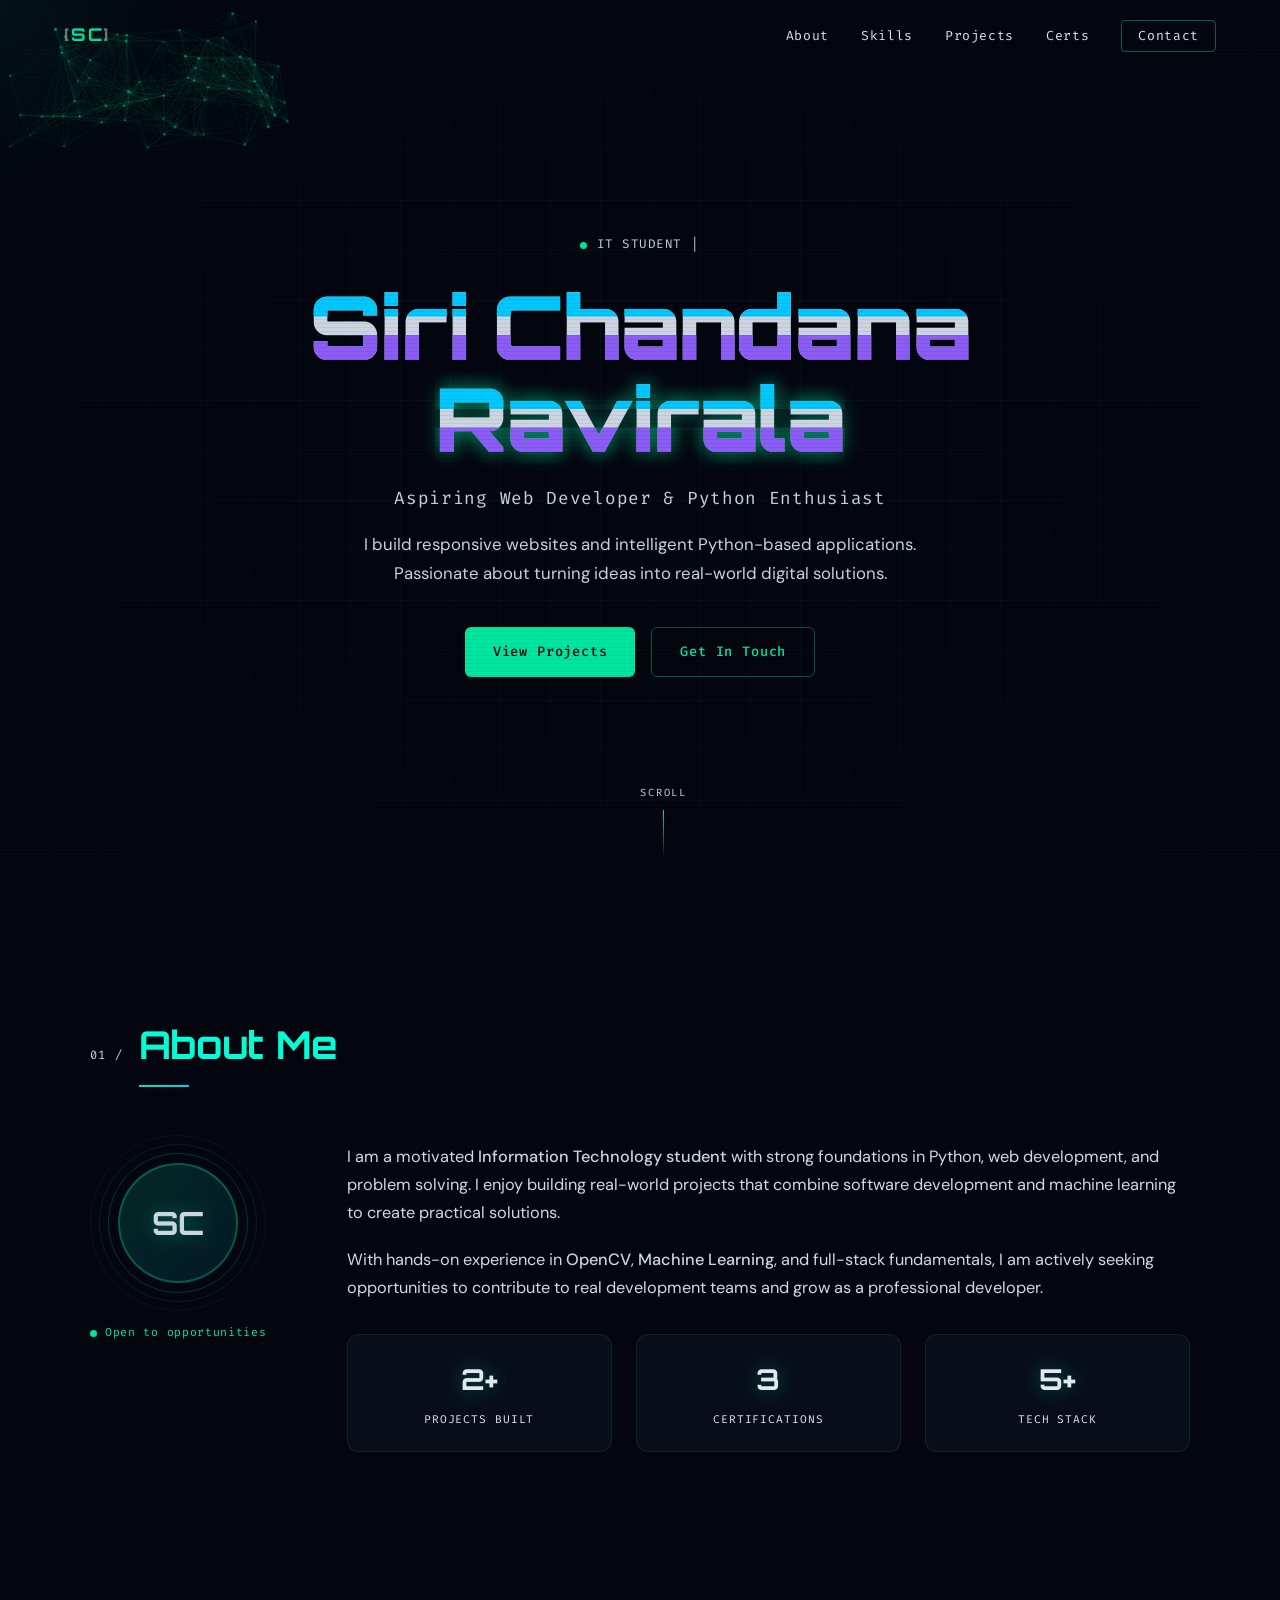
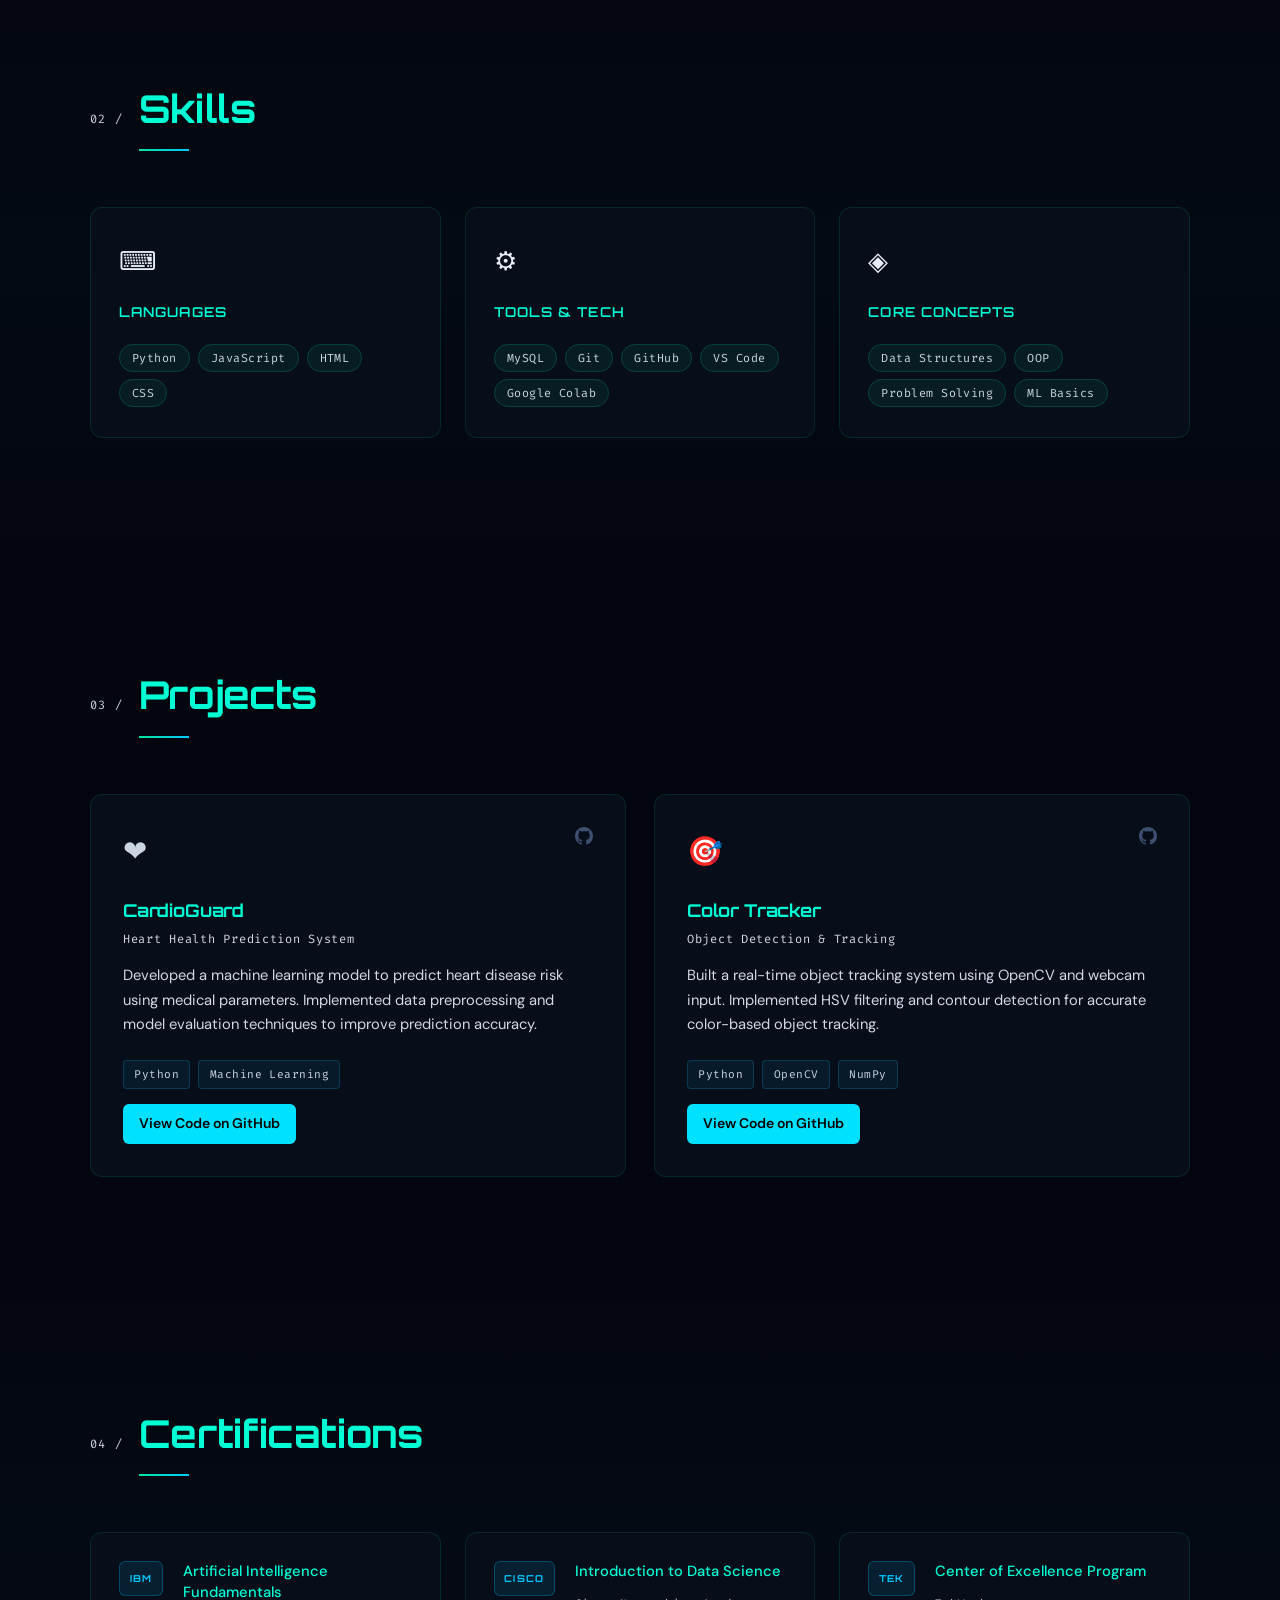
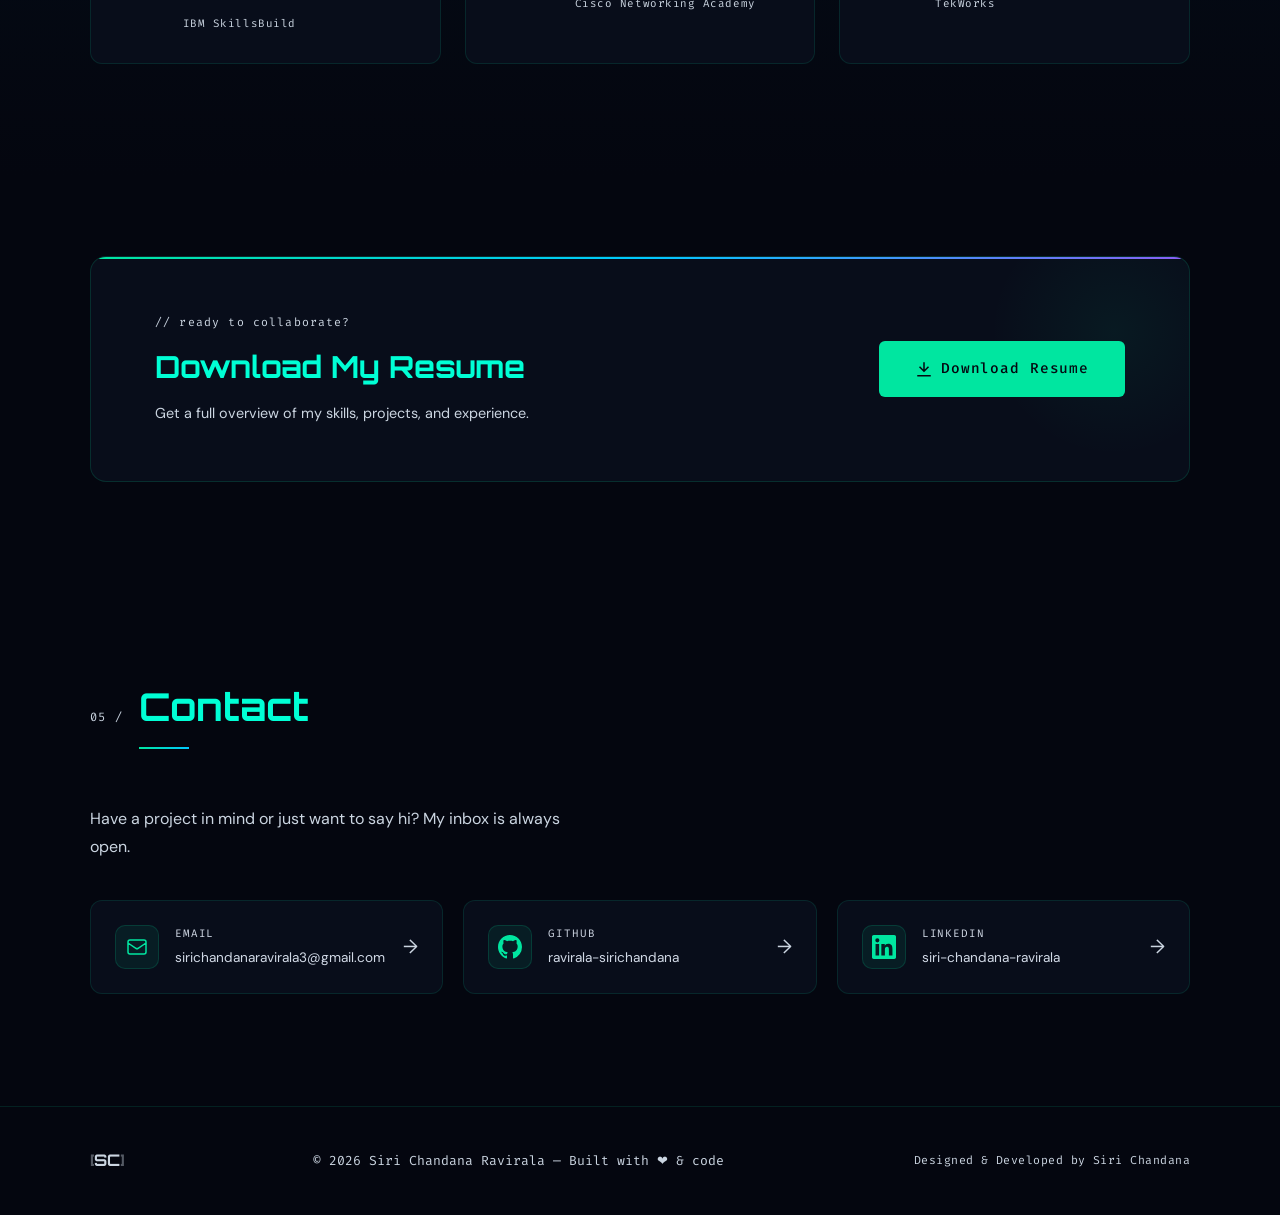
<file: index.html>
<!DOCTYPE html>
<html lang="en">
<head>
  <meta charset="UTF-8" />
  <meta name="viewport" content="width=device-width, initial-scale=1.0" />
  <title>Siri Chandana Ravirala — Portfolio</title>
  <link rel="stylesheet" href="style.css" />
  <link rel="preconnect" href="https://fonts.googleapis.com" />
  <link href="https://fonts.googleapis.com/css2?family=Orbitron:wght@400;600;700;900&family=Fira+Code:wght@300;400;500&family=DM+Sans:wght@300;400;500&display=swap" rel="stylesheet" />
</head>
<body>

  <!-- ─── SCANLINE OVERLAY ─── -->
  <div class="scanlines" aria-hidden="true"></div>

  <!-- ─── CURSOR GLOW ─── -->
  <div class="cursor-glow" id="cursorGlow"></div>

  <!-- ─── NAV ─── -->
  <nav class="nav" id="nav">
    <div class="nav__logo">
      <span class="nav__logo-bracket">[</span>SC<span class="nav__logo-bracket">]</span>
    </div>
    <button class="nav__hamburger" id="hamburger" aria-label="Toggle menu">
      <span></span><span></span><span></span>
    </button>
    <ul class="nav__links" id="navLinks">
      <li><a href="#about" class="nav__link">About</a></li>
      <li><a href="#skills" class="nav__link">Skills</a></li>
      <li><a href="#projects" class="nav__link">Projects</a></li>
      <li><a href="#certs" class="nav__link">Certs</a></li>
      <li><a href="#contact" class="nav__link nav__link--cta">Contact</a></li>
    </ul>
  </nav>

  <!-- ─── HERO ─── -->
  <section class="hero" id="hero">
    <canvas class="hero__particles" id="particleCanvas"></canvas>
    <div class="hero__grid-bg" aria-hidden="true"></div>

    <div class="hero__content">
      <p class="hero__label">
        <span class="hero__label-dot"></span>
        <span id="typingLabel"></span><span class="cursor">|</span>
      </p>
      <h1 class="hero__name" id="heroName">
        <span class="glitch" data-text="Siri Chandana">Siri Chandana</span><br/>
        <span class="glitch hero__name--last" data-text="Ravirala">Ravirala</span>
      </h1>
      <p class="hero__tagline">Aspiring Web Developer &amp; Python Enthusiast</p>
      <p class="hero__intro">I build responsive websites and intelligent Python-based applications.<br class="break-sm"/> Passionate about turning ideas into real-world digital solutions.</p>
      <div class="hero__actions">
        <a href="#projects" class="btn btn--primary">View Projects</a>
        <a href="#contact" class="btn btn--ghost">Get In Touch</a>
      </div>
    </div>

    <div class="hero__scroll-hint" aria-hidden="true">
      <span>scroll</span>
      <div class="hero__scroll-line"></div>
    </div>
  </section>

  <!-- ─── ABOUT ─── -->
  <section class="section about" id="about">
    <div class="container">
      <div class="section__header">
        <span class="section__tag">01 /</span>
        <h2 class="section__title">About Me</h2>
      </div>
      <div class="about__grid">
        <div class="about__avatar-wrap">
          <div class="about__avatar">
            <div class="about__avatar-inner">
              <span class="about__avatar-initials">SC</span>
            </div>
            <div class="about__avatar-ring about__avatar-ring--1"></div>
            <div class="about__avatar-ring about__avatar-ring--2"></div>
            <div class="about__avatar-ring about__avatar-ring--3"></div>
          </div>
          <div class="about__status">
            <span class="about__status-dot"></span>
            Open to opportunities
          </div>
        </div>
        <div class="about__text">
          <p>I am a motivated <span class="highlight">Information Technology student</span> with strong foundations in Python, web development, and problem solving. I enjoy building real-world projects that combine software development and machine learning to create practical solutions.</p>
          <p>With hands-on experience in <span class="highlight">OpenCV</span>, <span class="highlight">Machine Learning</span>, and full-stack fundamentals, I am actively seeking opportunities to contribute to real development teams and grow as a professional developer.</p>
          <div class="about__stats">
            <div class="stat">
              <span class="stat__num">2+</span>
              <span class="stat__label">Projects Built</span>
            </div>
            <div class="stat">
              <span class="stat__num">3</span>
              <span class="stat__label">Certifications</span>
            </div>
            <div class="stat">
              <span class="stat__num">5+</span>
              <span class="stat__label">Tech Stack</span>
            </div>
          </div>
        </div>
      </div>
    </div>
  </section>

  <!-- ─── SKILLS ─── -->
  <section class="section skills" id="skills">
    <div class="container">
      <div class="section__header">
        <span class="section__tag">02 /</span>
        <h2 class="section__title">Skills</h2>
      </div>
      <div class="skills__grid">

        <div class="skill-card" data-delay="0">
          <div class="skill-card__icon">⌨</div>
          <h3 class="skill-card__title">Languages</h3>
          <ul class="skill-card__list">
            <li><span class="pill">Python</span></li>
            <li><span class="pill">JavaScript</span></li>
            <li><span class="pill">HTML</span></li>
            <li><span class="pill">CSS</span></li>
          </ul>
        </div>

        <div class="skill-card" data-delay="100">
          <div class="skill-card__icon">⚙</div>
          <h3 class="skill-card__title">Tools & Tech</h3>
          <ul class="skill-card__list">
            <li><span class="pill">MySQL</span></li>
            <li><span class="pill">Git</span></li>
            <li><span class="pill">GitHub</span></li>
            <li><span class="pill">VS Code</span></li>
            <li><span class="pill">Google Colab</span></li>
          </ul>
        </div>

        <div class="skill-card" data-delay="200">
          <div class="skill-card__icon">◈</div>
          <h3 class="skill-card__title">Core Concepts</h3>
          <ul class="skill-card__list">
            <li><span class="pill">Data Structures</span></li>
            <li><span class="pill">OOP</span></li>
            <li><span class="pill">Problem Solving</span></li>
            <li><span class="pill">ML Basics</span></li>
          </ul>
        </div>

      </div>
    </div>
  </section>

  <!-- ─── PROJECTS ─── -->
  <section class="section projects" id="projects">
    <div class="container">
      <div class="section__header">
        <span class="section__tag">03 /</span>
        <h2 class="section__title">Projects</h2>
      </div>
      <div class="projects__grid">

        <article class="project-card" data-delay="0">
          <div class="project-card__top">
            <span class="project-card__icon">❤</span>
            <div class="project-card__links">
              <a href="https://github.com/ravirala-sirichandana/cardio_pulse" target="_blank" rel="noopener" class="project-card__link" aria-label="GitHub">
                <svg viewBox="0 0 24 24" width="18" fill="currentColor"><path d="M12 0C5.37 0 0 5.37 0 12c0 5.31 3.435 9.795 8.205 11.385.6.105.825-.255.825-.57 0-.285-.015-1.23-.015-2.235-3.015.555-3.795-.735-4.035-1.41-.135-.345-.72-1.41-1.23-1.695-.42-.225-1.02-.78-.015-.795.945-.015 1.62.87 1.845 1.23 1.08 1.815 2.805 1.305 3.495.99.105-.78.42-1.305.765-1.605-2.67-.3-5.46-1.335-5.46-5.925 0-1.305.465-2.385 1.23-3.225-.12-.3-.54-1.53.12-3.18 0 0 1.005-.315 3.3 1.23.96-.27 1.98-.405 3-.405s2.04.135 3 .405c2.295-1.56 3.3-1.23 3.3-1.23.66 1.65.24 2.88.12 3.18.765.84 1.23 1.905 1.23 3.225 0 4.605-2.805 5.625-5.475 5.925.435.375.81 1.095.81 2.22 0 1.605-.015 2.895-.015 3.3 0 .315.225.69.825.57A12.02 12.02 0 0 0 24 12c0-6.63-5.37-12-12-12z"/></svg>
              </a>
            </div>
          </div>
          <h3 class="project-card__title">CardioGuard</h3>
          <p class="project-card__subtitle">Heart Health Prediction System</p>
          <p class="project-card__desc">Developed a machine learning model to predict heart disease risk using medical parameters. Implemented data preprocessing and model evaluation techniques to improve prediction accuracy.</p>
          <div class="project-card__tags">
            <span class="tag">Python</span>
            <span class="tag">Machine Learning</span>
          </div>
          <div class="project-card__buttons">
  <a href="https://github.com/ravirala-sirichandana/cardio_pulse"
     target="_blank"
     rel="noopener"
     class="project-btn">
     View Code on GitHub
  </a>
</div>
        </article>

        <article class="project-card" data-delay="150">
          <div class="project-card__top">
            <span class="project-card__icon">🎯</span>
            <div class="project-card__links">
              <a href="https://github.com/ravirala-sirichandana/Color-Based-Object-Detection-OpenCV" target="_blank" rel="noopener" class="project-card__link" aria-label="GitHub">
                <svg viewBox="0 0 24 24" width="18" fill="currentColor"><path d="M12 0C5.37 0 0 5.37 0 12c0 5.31 3.435 9.795 8.205 11.385.6.105.825-.255.825-.57 0-.285-.015-1.23-.015-2.235-3.015.555-3.795-.735-4.035-1.41-.135-.345-.72-1.41-1.23-1.695-.42-.225-1.02-.78-.015-.795.945-.015 1.62.87 1.845 1.23 1.08 1.815 2.805 1.305 3.495.99.105-.78.42-1.305.765-1.605-2.67-.3-5.46-1.335-5.46-5.925 0-1.305.465-2.385 1.23-3.225-.12-.3-.54-1.53.12-3.18 0 0 1.005-.315 3.3 1.23.96-.27 1.98-.405 3-.405s2.04.135 3 .405c2.295-1.56 3.3-1.23 3.3-1.23.66 1.65.24 2.88.12 3.18.765.84 1.23 1.905 1.23 3.225 0 4.605-2.805 5.625-5.475 5.925.435.375.81 1.095.81 2.22 0 1.605-.015 2.895-.015 3.3 0 .315.225.69.825.57A12.02 12.02 0 0 0 24 12c0-6.63-5.37-12-12-12z"/></svg>
              </a>
            </div>
          </div>
          <h3 class="project-card__title">Color Tracker</h3>
          <p class="project-card__subtitle">Object Detection &amp; Tracking</p>
          <p class="project-card__desc">Built a real-time object tracking system using OpenCV and webcam input. Implemented HSV filtering and contour detection for accurate color-based object tracking.</p>
          <div class="project-card__tags">
            <span class="tag">Python</span>
            <span class="tag">OpenCV</span>
            <span class="tag">NumPy</span>
          </div>
          <div class="project-card__buttons">
  <a href="https://github.com/ravirala-sirichandana/Color-Based-Object-Detection-OpenCV"
     target="_blank"
     rel="noopener"
     class="project-btn">
     View Code on GitHub
  </a>
</div>
        </article>

      </div>
    </div>
  </section>

  <!-- ─── CERTIFICATIONS ─── -->
  <section class="section certs" id="certs">
    <div class="container">
      <div class="section__header">
        <span class="section__tag">04 /</span>
        <h2 class="section__title">Certifications</h2>
      </div>
      <div class="certs__grid">

        <div class="cert-card" data-delay="0"
onclick="openCertificate([
'certificates/ibm1.jpg',
'certificates/ibm2.jpg',
'certificates/ibm3.jpg'
])">

  <div class="cert-card__badge">IBM</div>
  <div class="cert-card__body">
    <h3 class="cert-card__title">Artificial Intelligence Fundamentals</h3>
    <span class="cert-card__issuer">IBM SkillsBuild</span>
  </div>
  <div class="cert-card__glow"></div>

</div>

        <div class="cert-card" data-delay="100"
onclick="openCertificate([
'certificates/cisco1.jpg',
'certificates/cisco2.jpg'
])">

  <div class="cert-card__badge">CISCO</div>
  <div class="cert-card__body">
    <h3 class="cert-card__title">Introduction to Data Science</h3>
    <span class="cert-card__issuer">Cisco Networking Academy</span>
  </div>
  <div class="cert-card__glow"></div>

</div>

        <div class="cert-card" data-delay="200">
          <div class="cert-card__badge">TEK</div>
          <div class="cert-card__body">
            <h3 class="cert-card__title">Center of Excellence Program</h3>
            <span class="cert-card__issuer">TekWorks</span>
          </div>
          <div class="cert-card__glow"></div>
        </div>

      </div>
    </div>
  </section>

  <!-- ─── RESUME ─── -->
  <section class="section resume-section" id="resume">
    <div class="container">
      <div class="resume-cta">
        <div class="resume-cta__text">
          <p class="resume-cta__label">// ready to collaborate?</p>
          <h2 class="resume-cta__heading">Download My Resume</h2>
          <p class="resume-cta__sub">Get a full overview of my skills, projects, and experience.</p>
        </div>
        <a href="resume.pdf" class="btn btn--primary btn--lg" download>
          <svg width="18" height="18" viewBox="0 0 24 24" fill="none" stroke="currentColor" stroke-width="2"><path d="M12 15V3M6 9l6 6 6-6M3 21h18"/></svg>
          Download Resume
        </a>
      </div>
    </div>
  </section>

  <!-- ─── CONTACT ─── -->
  <section class="section contact" id="contact">
    <div class="container">
      <div class="section__header">
        <span class="section__tag">05 /</span>
        <h2 class="section__title">Contact</h2>
      </div>
      <p class="contact__intro">Have a project in mind or just want to say hi? My inbox is always open.</p>
      <div class="contact__grid">

        <a href="mailto:sirichandanaravirala3@gmail.com" class="contact-card">
          <div class="contact-card__icon">
            <svg viewBox="0 0 24 24" width="24" fill="none" stroke="currentColor" stroke-width="1.5"><path d="M3 8l7.89 5.26a2 2 0 002.22 0L21 8M5 19h14a2 2 0 002-2V7a2 2 0 00-2-2H5a2 2 0 00-2 2v10a2 2 0 002 2z"/></svg>
          </div>
          <div>
            <p class="contact-card__label">Email</p>
            <p class="contact-card__value">sirichandanaravirala3@gmail.com</p>
          </div>
          <span class="contact-card__arrow">→</span>
        </a>

        <a href="https://github.com/ravirala-sirichandana" target="_blank" rel="noopener" class="contact-card">
          <div class="contact-card__icon">
            <svg viewBox="0 0 24 24" width="24" fill="currentColor"><path d="M12 0C5.37 0 0 5.37 0 12c0 5.31 3.435 9.795 8.205 11.385.6.105.825-.255.825-.57 0-.285-.015-1.23-.015-2.235-3.015.555-3.795-.735-4.035-1.41-.135-.345-.72-1.41-1.23-1.695-.42-.225-1.02-.78-.015-.795.945-.015 1.62.87 1.845 1.23 1.08 1.815 2.805 1.305 3.495.99.105-.78.42-1.305.765-1.605-2.67-.3-5.46-1.335-5.46-5.925 0-1.305.465-2.385 1.23-3.225-.12-.3-.54-1.53.12-3.18 0 0 1.005-.315 3.3 1.23.96-.27 1.98-.405 3-.405s2.04.135 3 .405c2.295-1.56 3.3-1.23 3.3-1.23.66 1.65.24 2.88.12 3.18.765.84 1.23 1.905 1.23 3.225 0 4.605-2.805 5.625-5.475 5.925.435.375.81 1.095.81 2.22 0 1.605-.015 2.895-.015 3.3 0 .315.225.69.825.57A12.02 12.02 0 0 0 24 12c0-6.63-5.37-12-12-12z"/></svg>
          </div>
          <div>
            <p class="contact-card__label">GitHub</p>
            <p class="contact-card__value">ravirala-sirichandana</p>
          </div>
          <span class="contact-card__arrow">→</span>
        </a>

        <a href="https://linkedin.com/in/siri-chandana-ravirala" target="_blank" rel="noopener" class="contact-card">
          <div class="contact-card__icon">
            <svg viewBox="0 0 24 24" width="24" fill="currentColor"><path d="M20.447 20.452h-3.554v-5.569c0-1.328-.027-3.037-1.852-3.037-1.853 0-2.136 1.445-2.136 2.939v5.667H9.351V9h3.414v1.561h.046c.477-.9 1.637-1.85 3.37-1.85 3.601 0 4.267 2.37 4.267 5.455v6.286zM5.337 7.433a2.062 2.062 0 01-2.063-2.065 2.064 2.064 0 112.063 2.065zm1.782 13.019H3.555V9h3.564v11.452zM22.225 0H1.771C.792 0 0 .774 0 1.729v20.542C0 23.227.792 24 1.771 24h20.451C23.2 24 24 23.227 24 22.271V1.729C24 .774 23.2 0 22.222 0h.003z"/></svg>
          </div>
          <div>
            <p class="contact-card__label">LinkedIn</p>
            <p class="contact-card__value">siri-chandana-ravirala</p>
          </div>
          <span class="contact-card__arrow">→</span>
        </a>

      </div>
    </div>
  </section>

  <!-- ─── FOOTER ─── -->
  <footer class="footer">
    <div class="container">
      <div class="footer__inner">
        <span class="footer__logo"><span class="footer__logo-bracket">[</span>SC<span class="footer__logo-bracket">]</span></span>
        <p class="footer__copy">© 2026 Siri Chandana Ravirala — Built with ❤ &amp; code</p>
        <p class="footer__made">Designed &amp; Developed by Siri Chandana</p>
      </div>
    </div>
  </footer>

  <script src="script.js"></script>
 <!-- CERTIFICATE MODAL -->
<div id="certModal" class="cert-modal">
  <span class="cert-close">&times;</span>
  <img class="cert-modal__img" id="certImage">
  <div class="cert-modal__nav">
    <button id="prevCert">❮</button>
    <button id="nextCert">❯</button>
  </div>
</div>

<script src="script.js"></script>
</body>
</html>
</file>
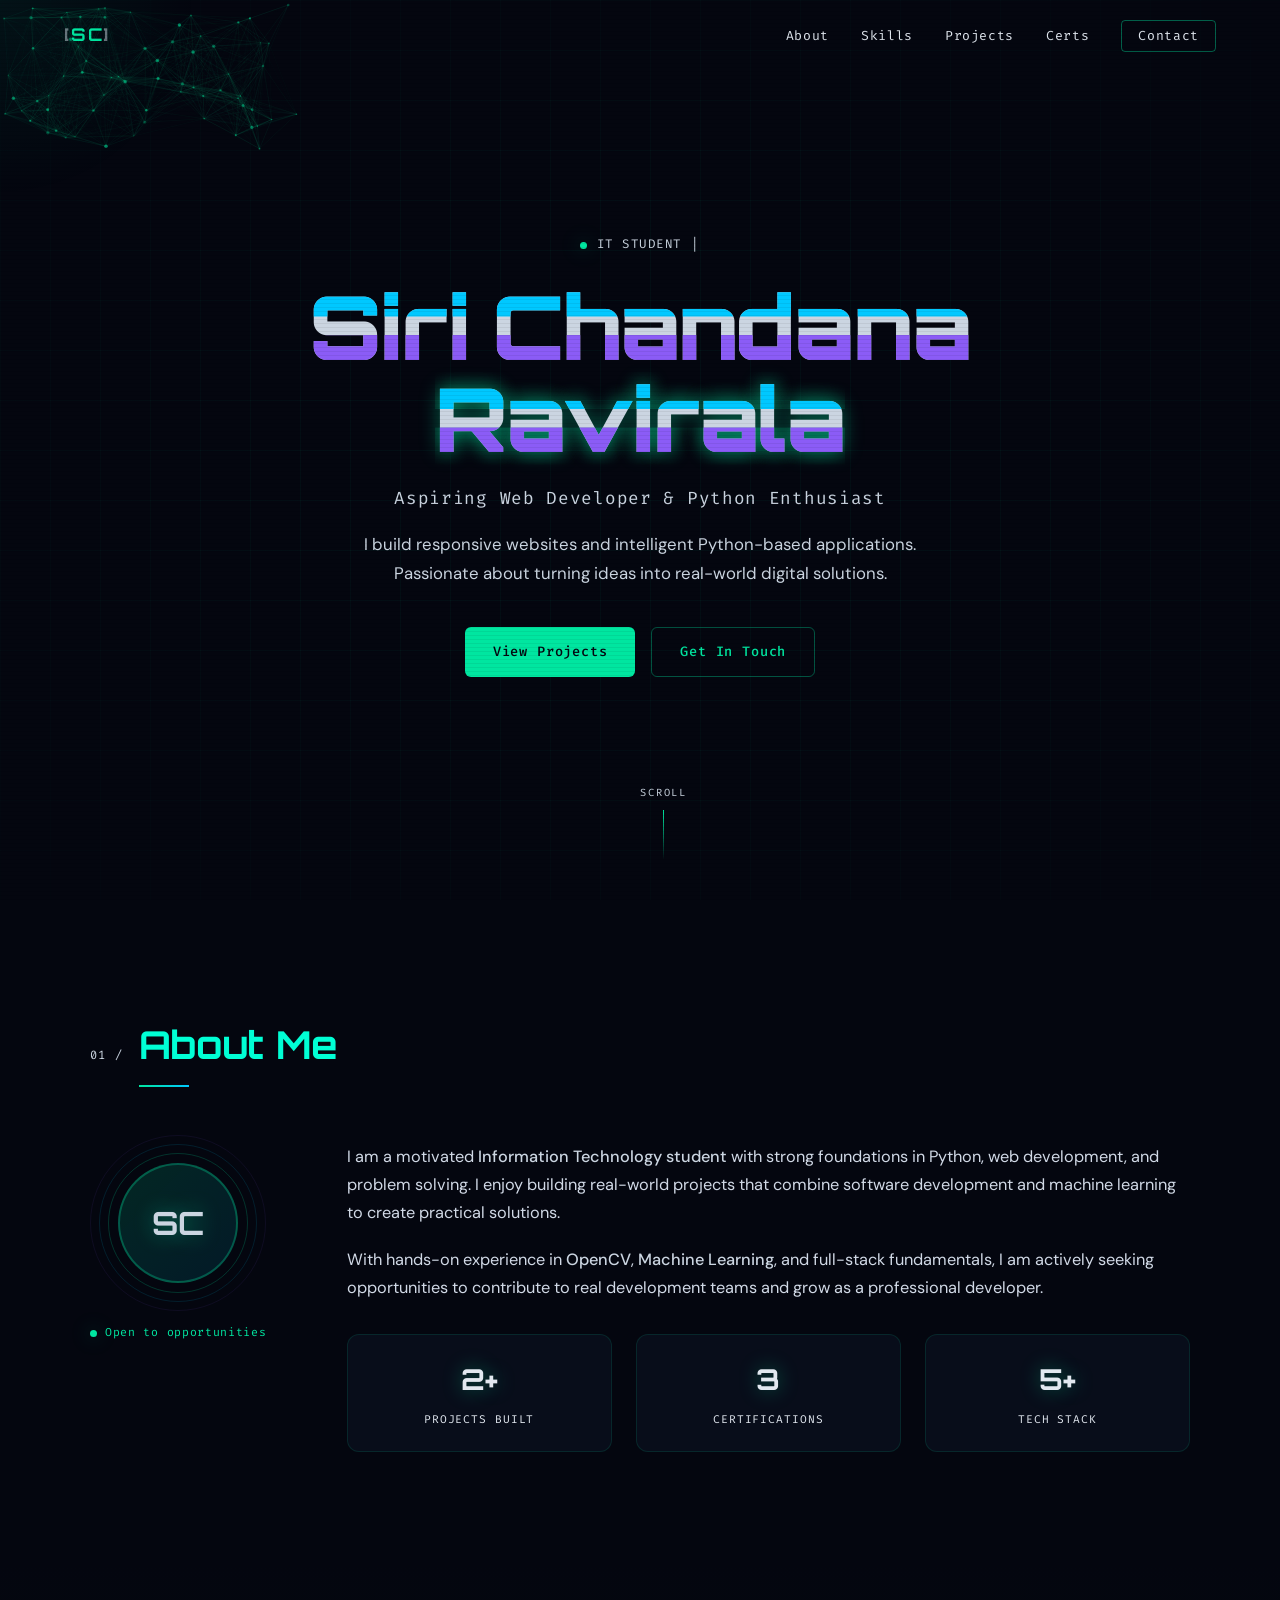
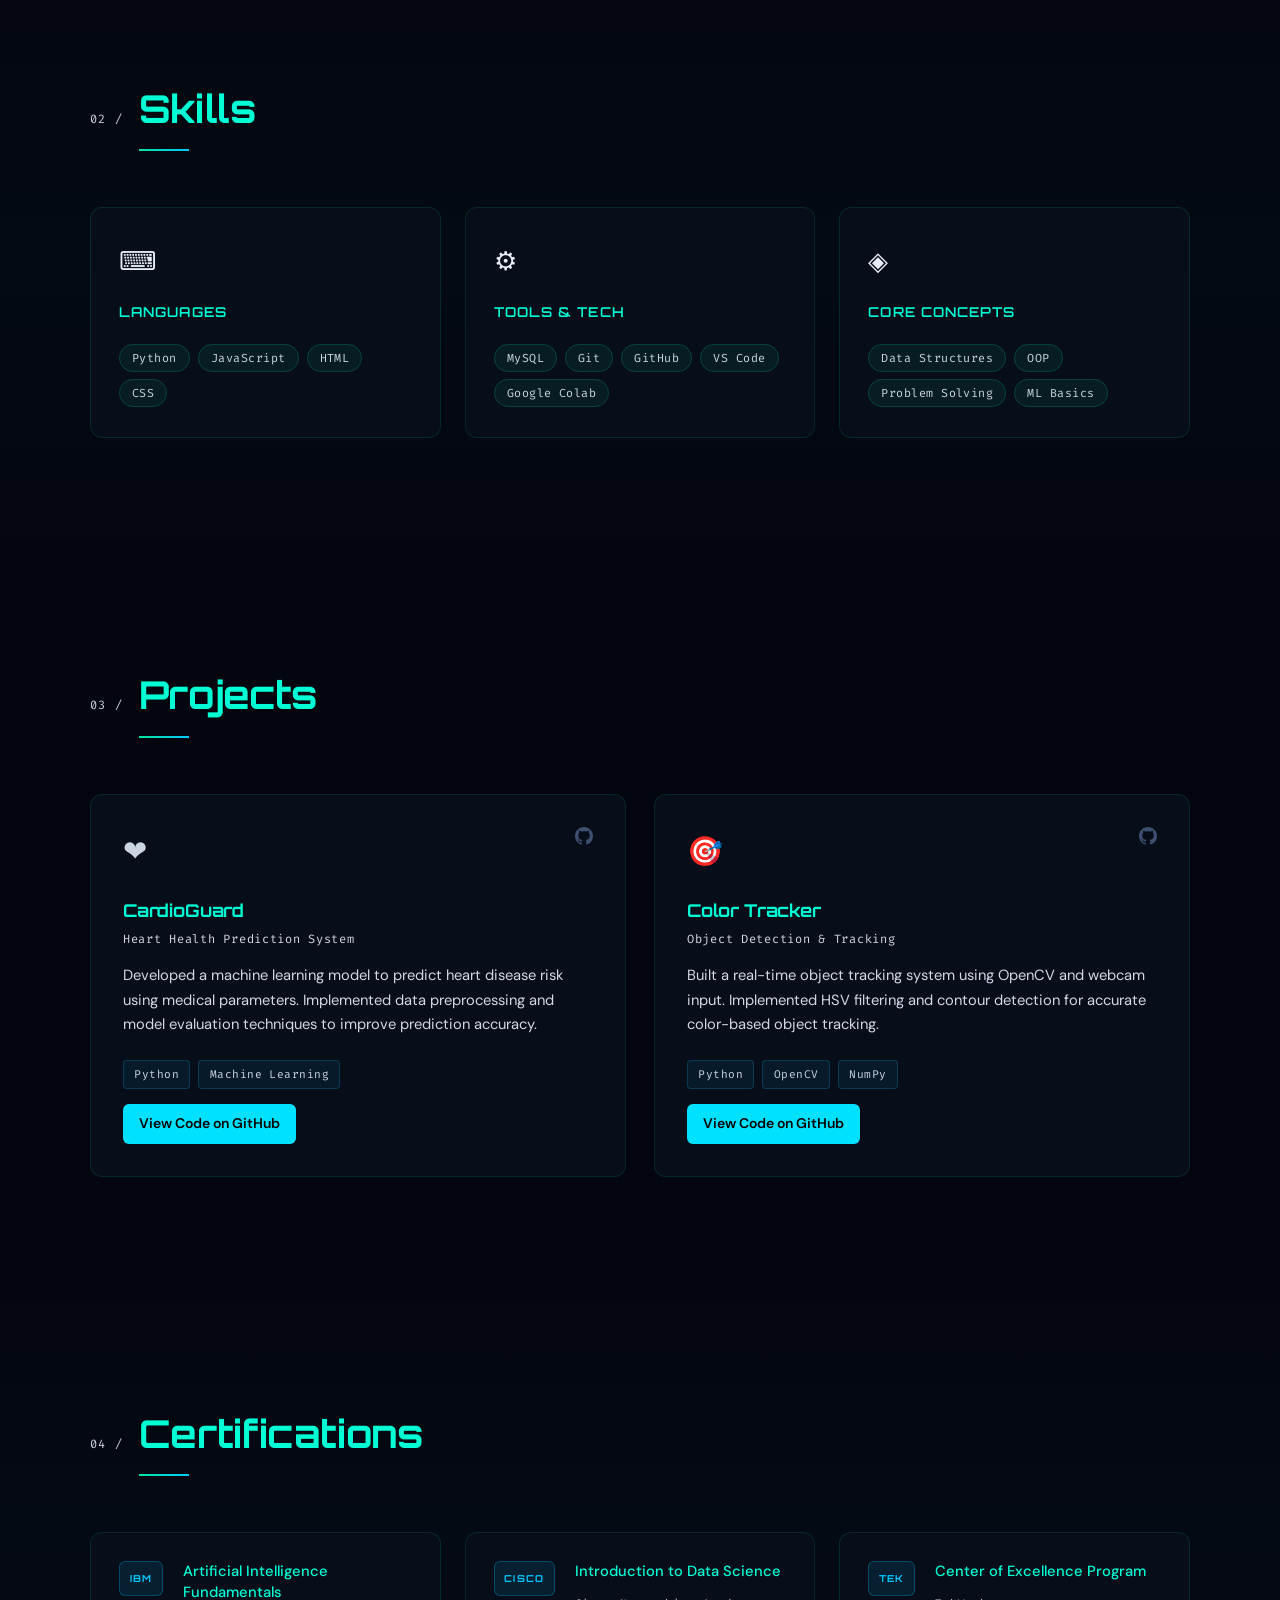
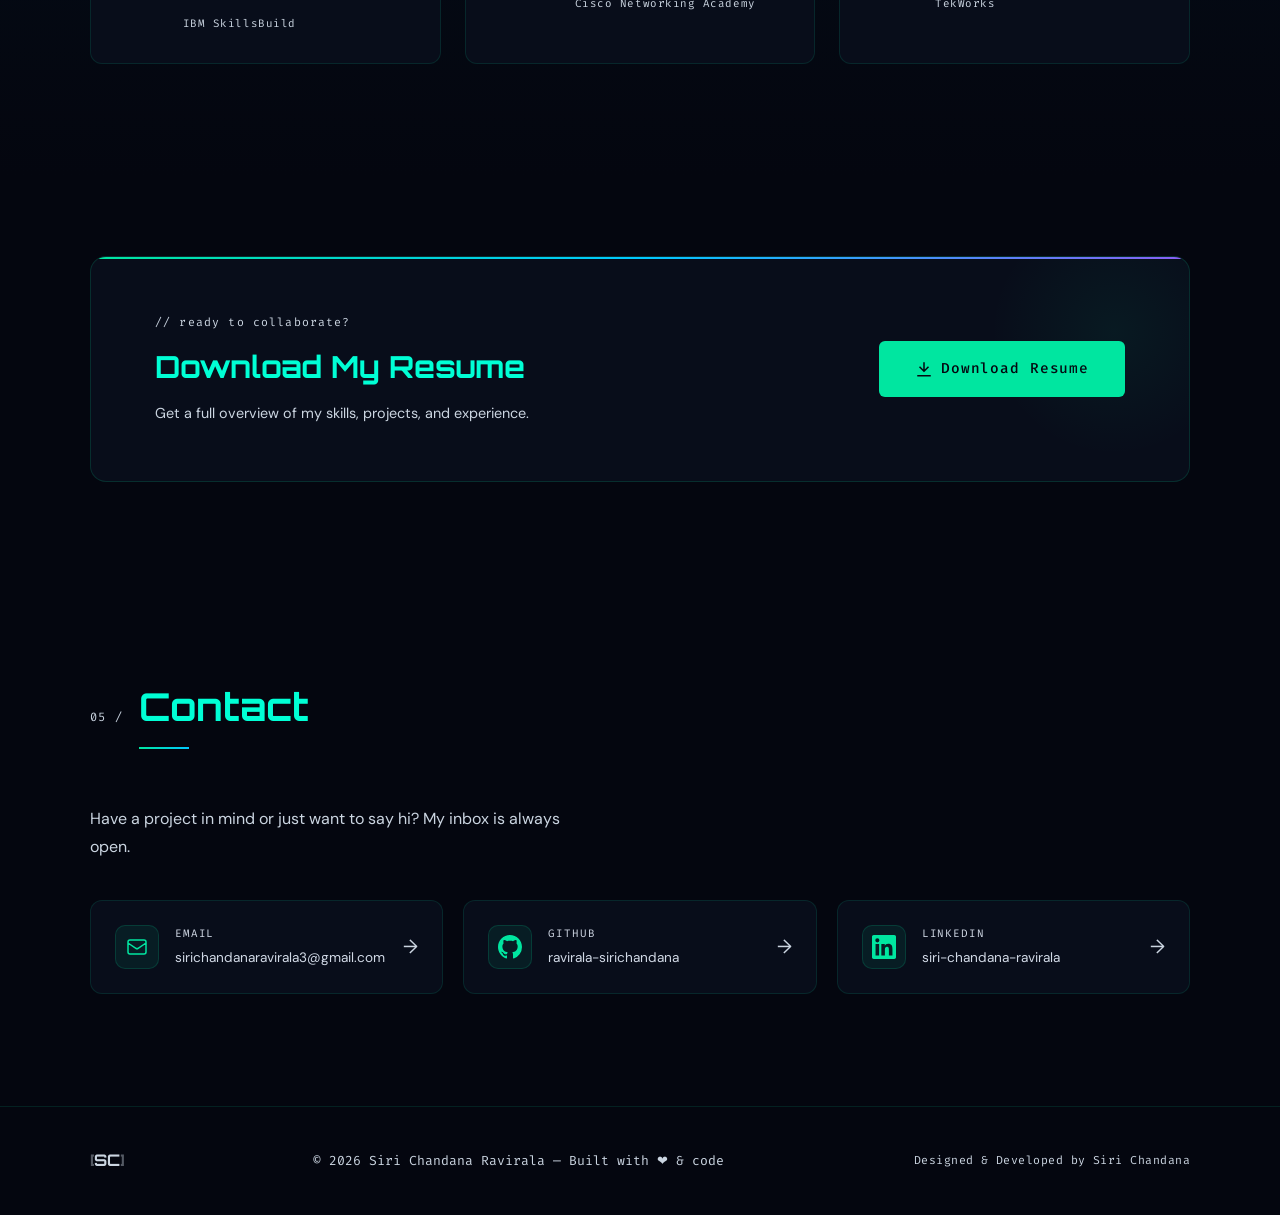
<file: certificates/index.html>
<!DOCTYPE html>
<html lang="en">
<head>
  <meta charset="UTF-8" />
  <meta name="viewport" content="width=device-width, initial-scale=1.0" />
  <title>Siri Chandana Ravirala — Portfolio</title>
  <link rel="stylesheet" href="style.css" />
  <link rel="preconnect" href="https://fonts.googleapis.com" />
  <link href="https://fonts.googleapis.com/css2?family=Orbitron:wght@400;600;700;900&family=Fira+Code:wght@300;400;500&family=DM+Sans:wght@300;400;500&display=swap" rel="stylesheet" />
</head>
<body>

  <!-- ─── SCANLINE OVERLAY ─── -->
  <div class="scanlines" aria-hidden="true"></div>

  <!-- ─── CURSOR GLOW ─── -->
  <div class="cursor-glow" id="cursorGlow"></div>

  <!-- ─── NAV ─── -->
  <nav class="nav" id="nav">
    <div class="nav__logo">
      <span class="nav__logo-bracket">[</span>SC<span class="nav__logo-bracket">]</span>
    </div>
    <button class="nav__hamburger" id="hamburger" aria-label="Toggle menu">
      <span></span><span></span><span></span>
    </button>
    <ul class="nav__links" id="navLinks">
      <li><a href="#about" class="nav__link">About</a></li>
      <li><a href="#skills" class="nav__link">Skills</a></li>
      <li><a href="#projects" class="nav__link">Projects</a></li>
      <li><a href="#certs" class="nav__link">Certs</a></li>
      <li><a href="#contact" class="nav__link nav__link--cta">Contact</a></li>
    </ul>
  </nav>

  <!-- ─── HERO ─── -->
  <section class="hero" id="hero">
    <canvas class="hero__particles" id="particleCanvas"></canvas>
    <div class="hero__grid-bg" aria-hidden="true"></div>

    <div class="hero__content">
      <p class="hero__label">
        <span class="hero__label-dot"></span>
        <span id="typingLabel"></span><span class="cursor">|</span>
      </p>
      <h1 class="hero__name" id="heroName">
        <span class="glitch" data-text="Siri Chandana">Siri Chandana</span><br/>
        <span class="glitch hero__name--last" data-text="Ravirala">Ravirala</span>
      </h1>
      <p class="hero__tagline">Aspiring Web Developer &amp; Python Enthusiast</p>
      <p class="hero__intro">I build responsive websites and intelligent Python-based applications.<br class="break-sm"/> Passionate about turning ideas into real-world digital solutions.</p>
      <div class="hero__actions">
        <a href="#projects" class="btn btn--primary">View Projects</a>
        <a href="#contact" class="btn btn--ghost">Get In Touch</a>
      </div>
    </div>

    <div class="hero__scroll-hint" aria-hidden="true">
      <span>scroll</span>
      <div class="hero__scroll-line"></div>
    </div>
  </section>

  <!-- ─── ABOUT ─── -->
  <section class="section about" id="about">
    <div class="container">
      <div class="section__header">
        <span class="section__tag">01 /</span>
        <h2 class="section__title">About Me</h2>
      </div>
      <div class="about__grid">
        <div class="about__avatar-wrap">
          <div class="about__avatar">
            <div class="about__avatar-inner">
              <span class="about__avatar-initials">SC</span>
            </div>
            <div class="about__avatar-ring about__avatar-ring--1"></div>
            <div class="about__avatar-ring about__avatar-ring--2"></div>
            <div class="about__avatar-ring about__avatar-ring--3"></div>
          </div>
          <div class="about__status">
            <span class="about__status-dot"></span>
            Open to opportunities
          </div>
        </div>
        <div class="about__text">
          <p>I am a motivated <span class="highlight">Information Technology student</span> with strong foundations in Python, web development, and problem solving. I enjoy building real-world projects that combine software development and machine learning to create practical solutions.</p>
          <p>With hands-on experience in <span class="highlight">OpenCV</span>, <span class="highlight">Machine Learning</span>, and full-stack fundamentals, I am actively seeking opportunities to contribute to real development teams and grow as a professional developer.</p>
          <div class="about__stats">
            <div class="stat">
              <span class="stat__num">2+</span>
              <span class="stat__label">Projects Built</span>
            </div>
            <div class="stat">
              <span class="stat__num">3</span>
              <span class="stat__label">Certifications</span>
            </div>
            <div class="stat">
              <span class="stat__num">5+</span>
              <span class="stat__label">Tech Stack</span>
            </div>
          </div>
        </div>
      </div>
    </div>
  </section>

  <!-- ─── SKILLS ─── -->
  <section class="section skills" id="skills">
    <div class="container">
      <div class="section__header">
        <span class="section__tag">02 /</span>
        <h2 class="section__title">Skills</h2>
      </div>
      <div class="skills__grid">

        <div class="skill-card" data-delay="0">
          <div class="skill-card__icon">⌨</div>
          <h3 class="skill-card__title">Languages</h3>
          <ul class="skill-card__list">
            <li><span class="pill">Python</span></li>
            <li><span class="pill">JavaScript</span></li>
            <li><span class="pill">HTML</span></li>
            <li><span class="pill">CSS</span></li>
          </ul>
        </div>

        <div class="skill-card" data-delay="100">
          <div class="skill-card__icon">⚙</div>
          <h3 class="skill-card__title">Tools & Tech</h3>
          <ul class="skill-card__list">
            <li><span class="pill">MySQL</span></li>
            <li><span class="pill">Git</span></li>
            <li><span class="pill">GitHub</span></li>
            <li><span class="pill">VS Code</span></li>
            <li><span class="pill">Google Colab</span></li>
          </ul>
        </div>

        <div class="skill-card" data-delay="200">
          <div class="skill-card__icon">◈</div>
          <h3 class="skill-card__title">Core Concepts</h3>
          <ul class="skill-card__list">
            <li><span class="pill">Data Structures</span></li>
            <li><span class="pill">OOP</span></li>
            <li><span class="pill">Problem Solving</span></li>
            <li><span class="pill">ML Basics</span></li>
          </ul>
        </div>

      </div>
    </div>
  </section>

  <!-- ─── PROJECTS ─── -->
  <section class="section projects" id="projects">
    <div class="container">
      <div class="section__header">
        <span class="section__tag">03 /</span>
        <h2 class="section__title">Projects</h2>
      </div>
      <div class="projects__grid">

        <article class="project-card" data-delay="0">
          <div class="project-card__top">
            <span class="project-card__icon">❤</span>
            <div class="project-card__links">
              <a href="https://github.com/ravirala-sirichandana/cardio_pulse" target="_blank" rel="noopener" class="project-card__link" aria-label="GitHub">
                <svg viewBox="0 0 24 24" width="18" fill="currentColor"><path d="M12 0C5.37 0 0 5.37 0 12c0 5.31 3.435 9.795 8.205 11.385.6.105.825-.255.825-.57 0-.285-.015-1.23-.015-2.235-3.015.555-3.795-.735-4.035-1.41-.135-.345-.72-1.41-1.23-1.695-.42-.225-1.02-.78-.015-.795.945-.015 1.62.87 1.845 1.23 1.08 1.815 2.805 1.305 3.495.99.105-.78.42-1.305.765-1.605-2.67-.3-5.46-1.335-5.46-5.925 0-1.305.465-2.385 1.23-3.225-.12-.3-.54-1.53.12-3.18 0 0 1.005-.315 3.3 1.23.96-.27 1.98-.405 3-.405s2.04.135 3 .405c2.295-1.56 3.3-1.23 3.3-1.23.66 1.65.24 2.88.12 3.18.765.84 1.23 1.905 1.23 3.225 0 4.605-2.805 5.625-5.475 5.925.435.375.81 1.095.81 2.22 0 1.605-.015 2.895-.015 3.3 0 .315.225.69.825.57A12.02 12.02 0 0 0 24 12c0-6.63-5.37-12-12-12z"/></svg>
              </a>
            </div>
          </div>
          <h3 class="project-card__title">CardioGuard</h3>
          <p class="project-card__subtitle">Heart Health Prediction System</p>
          <p class="project-card__desc">Developed a machine learning model to predict heart disease risk using medical parameters. Implemented data preprocessing and model evaluation techniques to improve prediction accuracy.</p>
          <div class="project-card__tags">
            <span class="tag">Python</span>
            <span class="tag">Machine Learning</span>
          </div>
          <div class="project-card__buttons">
  <a href="https://github.com/ravirala-sirichandana/cardio_pulse"
     target="_blank"
     rel="noopener"
     class="project-btn">
     View Code on GitHub
  </a>
</div>
        </article>

        <article class="project-card" data-delay="150">
          <div class="project-card__top">
            <span class="project-card__icon">🎯</span>
            <div class="project-card__links">
              <a href="https://github.com/ravirala-sirichandana/Color-Based-Object-Detection-OpenCV" target="_blank" rel="noopener" class="project-card__link" aria-label="GitHub">
                <svg viewBox="0 0 24 24" width="18" fill="currentColor"><path d="M12 0C5.37 0 0 5.37 0 12c0 5.31 3.435 9.795 8.205 11.385.6.105.825-.255.825-.57 0-.285-.015-1.23-.015-2.235-3.015.555-3.795-.735-4.035-1.41-.135-.345-.72-1.41-1.23-1.695-.42-.225-1.02-.78-.015-.795.945-.015 1.62.87 1.845 1.23 1.08 1.815 2.805 1.305 3.495.99.105-.78.42-1.305.765-1.605-2.67-.3-5.46-1.335-5.46-5.925 0-1.305.465-2.385 1.23-3.225-.12-.3-.54-1.53.12-3.18 0 0 1.005-.315 3.3 1.23.96-.27 1.98-.405 3-.405s2.04.135 3 .405c2.295-1.56 3.3-1.23 3.3-1.23.66 1.65.24 2.88.12 3.18.765.84 1.23 1.905 1.23 3.225 0 4.605-2.805 5.625-5.475 5.925.435.375.81 1.095.81 2.22 0 1.605-.015 2.895-.015 3.3 0 .315.225.69.825.57A12.02 12.02 0 0 0 24 12c0-6.63-5.37-12-12-12z"/></svg>
              </a>
            </div>
          </div>
          <h3 class="project-card__title">Color Tracker</h3>
          <p class="project-card__subtitle">Object Detection &amp; Tracking</p>
          <p class="project-card__desc">Built a real-time object tracking system using OpenCV and webcam input. Implemented HSV filtering and contour detection for accurate color-based object tracking.</p>
          <div class="project-card__tags">
            <span class="tag">Python</span>
            <span class="tag">OpenCV</span>
            <span class="tag">NumPy</span>
          </div>
          <div class="project-card__buttons">
  <a href="https://github.com/ravirala-sirichandana/Color-Based-Object-Detection-OpenCV"
     target="_blank"
     rel="noopener"
     class="project-btn">
     View Code on GitHub
  </a>
</div>
        </article>

      </div>
    </div>
  </section>

  <!-- ─── CERTIFICATIONS ─── -->
  <section class="section certs" id="certs">
    <div class="container">
      <div class="section__header">
        <span class="section__tag">04 /</span>
        <h2 class="section__title">Certifications</h2>
      </div>
      <div class="certs__grid">

        <div class="cert-card" data-delay="0"
onclick="openCertificate([
'certificates/ibm1.jpg',
'certificates/ibm2.jpg',
'certificates/ibm3.jpg'
])">

  <div class="cert-card__badge">IBM</div>
  <div class="cert-card__body">
    <h3 class="cert-card__title">Artificial Intelligence Fundamentals</h3>
    <span class="cert-card__issuer">IBM SkillsBuild</span>
  </div>
  <div class="cert-card__glow"></div>

</div>

        <div class="cert-card" data-delay="100"
onclick="openCertificate([
'certificates/cisco1.jpg',
'certificates/cisco2.jpg'
])">

  <div class="cert-card__badge">CISCO</div>
  <div class="cert-card__body">
    <h3 class="cert-card__title">Introduction to Data Science</h3>
    <span class="cert-card__issuer">Cisco Networking Academy</span>
  </div>
  <div class="cert-card__glow"></div>

</div>

        <div class="cert-card" data-delay="200">
          <div class="cert-card__badge">TEK</div>
          <div class="cert-card__body">
            <h3 class="cert-card__title">Center of Excellence Program</h3>
            <span class="cert-card__issuer">TekWorks</span>
          </div>
          <div class="cert-card__glow"></div>
        </div>

      </div>
    </div>
  </section>

  <!-- ─── RESUME ─── -->
  <section class="section resume-section" id="resume">
    <div class="container">
      <div class="resume-cta">
        <div class="resume-cta__text">
          <p class="resume-cta__label">// ready to collaborate?</p>
          <h2 class="resume-cta__heading">Download My Resume</h2>
          <p class="resume-cta__sub">Get a full overview of my skills, projects, and experience.</p>
        </div>
        <a href="resume.pdf" class="btn btn--primary btn--lg" download>
          <svg width="18" height="18" viewBox="0 0 24 24" fill="none" stroke="currentColor" stroke-width="2"><path d="M12 15V3M6 9l6 6 6-6M3 21h18"/></svg>
          Download Resume
        </a>
      </div>
    </div>
  </section>

  <!-- ─── CONTACT ─── -->
  <section class="section contact" id="contact">
    <div class="container">
      <div class="section__header">
        <span class="section__tag">05 /</span>
        <h2 class="section__title">Contact</h2>
      </div>
      <p class="contact__intro">Have a project in mind or just want to say hi? My inbox is always open.</p>
      <div class="contact__grid">

        <a href="mailto:sirichandanaravirala3@gmail.com" class="contact-card">
          <div class="contact-card__icon">
            <svg viewBox="0 0 24 24" width="24" fill="none" stroke="currentColor" stroke-width="1.5"><path d="M3 8l7.89 5.26a2 2 0 002.22 0L21 8M5 19h14a2 2 0 002-2V7a2 2 0 00-2-2H5a2 2 0 00-2 2v10a2 2 0 002 2z"/></svg>
          </div>
          <div>
            <p class="contact-card__label">Email</p>
            <p class="contact-card__value">sirichandanaravirala3@gmail.com</p>
          </div>
          <span class="contact-card__arrow">→</span>
        </a>

        <a href="https://github.com/ravirala-sirichandana" target="_blank" rel="noopener" class="contact-card">
          <div class="contact-card__icon">
            <svg viewBox="0 0 24 24" width="24" fill="currentColor"><path d="M12 0C5.37 0 0 5.37 0 12c0 5.31 3.435 9.795 8.205 11.385.6.105.825-.255.825-.57 0-.285-.015-1.23-.015-2.235-3.015.555-3.795-.735-4.035-1.41-.135-.345-.72-1.41-1.23-1.695-.42-.225-1.02-.78-.015-.795.945-.015 1.62.87 1.845 1.23 1.08 1.815 2.805 1.305 3.495.99.105-.78.42-1.305.765-1.605-2.67-.3-5.46-1.335-5.46-5.925 0-1.305.465-2.385 1.23-3.225-.12-.3-.54-1.53.12-3.18 0 0 1.005-.315 3.3 1.23.96-.27 1.98-.405 3-.405s2.04.135 3 .405c2.295-1.56 3.3-1.23 3.3-1.23.66 1.65.24 2.88.12 3.18.765.84 1.23 1.905 1.23 3.225 0 4.605-2.805 5.625-5.475 5.925.435.375.81 1.095.81 2.22 0 1.605-.015 2.895-.015 3.3 0 .315.225.69.825.57A12.02 12.02 0 0 0 24 12c0-6.63-5.37-12-12-12z"/></svg>
          </div>
          <div>
            <p class="contact-card__label">GitHub</p>
            <p class="contact-card__value">ravirala-sirichandana</p>
          </div>
          <span class="contact-card__arrow">→</span>
        </a>

        <a href="https://linkedin.com/in/siri-chandana-ravirala" target="_blank" rel="noopener" class="contact-card">
          <div class="contact-card__icon">
            <svg viewBox="0 0 24 24" width="24" fill="currentColor"><path d="M20.447 20.452h-3.554v-5.569c0-1.328-.027-3.037-1.852-3.037-1.853 0-2.136 1.445-2.136 2.939v5.667H9.351V9h3.414v1.561h.046c.477-.9 1.637-1.85 3.37-1.85 3.601 0 4.267 2.37 4.267 5.455v6.286zM5.337 7.433a2.062 2.062 0 01-2.063-2.065 2.064 2.064 0 112.063 2.065zm1.782 13.019H3.555V9h3.564v11.452zM22.225 0H1.771C.792 0 0 .774 0 1.729v20.542C0 23.227.792 24 1.771 24h20.451C23.2 24 24 23.227 24 22.271V1.729C24 .774 23.2 0 22.222 0h.003z"/></svg>
          </div>
          <div>
            <p class="contact-card__label">LinkedIn</p>
            <p class="contact-card__value">siri-chandana-ravirala</p>
          </div>
          <span class="contact-card__arrow">→</span>
        </a>

      </div>
    </div>
  </section>

  <!-- ─── FOOTER ─── -->
  <footer class="footer">
    <div class="container">
      <div class="footer__inner">
        <span class="footer__logo"><span class="footer__logo-bracket">[</span>SC<span class="footer__logo-bracket">]</span></span>
        <p class="footer__copy">© 2026 Siri Chandana Ravirala — Built with ❤ &amp; code</p>
        <p class="footer__made">Designed &amp; Developed by Siri Chandana</p>
      </div>
    </div>
  </footer>

  <script src="script.js"></script>
  <!-- CERTIFICATE MODAL -->
<div id="certModal" class="cert-modal">
  <span class="cert-close">&times;</span>

  <img class="cert-modal-img" id="certImage">

  <div class="cert-nav">
    <button id="prevCert">❮</button>
    <button id="nextCert">❯</button>
  </div>
</div>
<script src="script.js"></script>
</body>
</body>
</html>
</file>
<file: style.css>
/* ═══════════════════════════════════════════════
   SIRI CHANDANA — PORTFOLIO  |  style.css
   Theme: Cyberpunk Terminal / Dark Futuristic
   ═══════════════════════════════════════════════ */

/* ── VARIABLES ─────────────────────────────── */
:root {
  --bg-base:       #04060f;
  --bg-card:       #080d1a;
  --bg-card-hover: #0c1326;
  --bg-border:     rgba(0, 230, 160, 0.12);

  --accent-green:  #00e6a0;
  --accent-cyan:   #00c8ff;
  --accent-purple: #8b5cf6;

  --text-primary:  #e8edf5;
  --text-muted:    #6b7a9a;
  --text-dim:      #3d4f6e;

  --glow-green:    0 0 20px rgba(0, 230, 160, 0.4);
  --glow-cyan:     0 0 20px rgba(0, 200, 255, 0.4);
  --glow-card:     0 0 40px rgba(0, 230, 160, 0.06);

  --font-display:  'Orbitron', monospace;
  --font-code:     'Fira Code', monospace;
  --font-body:     'DM Sans', sans-serif;

  --nav-h:         70px;
  --radius:        12px;
  --transition:    0.3s cubic-bezier(0.4, 0, 0.2, 1);
}

/* ── RESET & BASE ───────────────────────────── */
*, *::before, *::after { box-sizing: border-box; margin: 0; padding: 0; }
html { scroll-behavior: smooth; font-size: 16px; }

body {
  background: var(--bg-base);
  color: var(--text-primary);
  font-family: var(--font-body);
  line-height: 1.7;
  overflow-x: hidden;
}

a { color: inherit; text-decoration: none; }
ul { list-style: none; }
img { display: block; max-width: 100%; }

/* ── SCANLINES ──────────────────────────────── */
.scanlines {
  pointer-events: none;
  position: fixed;
  inset: 0;
  z-index: 9999;
  background: repeating-linear-gradient(
    to bottom,
    transparent 0px,
    transparent 3px,
    rgba(0, 0, 0, 0.06) 3px,
    rgba(0, 0, 0, 0.06) 4px
  );
  animation: scanMove 8s linear infinite;
}
@keyframes scanMove {
  0%   { background-position-y: 0; }
  100% { background-position-y: 100vh; }
}

/* ── CURSOR GLOW ────────────────────────────── */
.cursor-glow {
  pointer-events: none;
  position: fixed;
  width: 400px;
  height: 400px;
  border-radius: 50%;
  background: radial-gradient(circle, rgba(0,230,160,0.06) 0%, transparent 70%);
  transform: translate(-50%, -50%);
  z-index: 1;
  transition: opacity 0.3s;
}

/* ── CONTAINER ──────────────────────────────── */
.container {
  width: min(1100px, 92%);
  margin: 0 auto;
}

/* ── NAVIGATION ─────────────────────────────── */
.nav {
  position: fixed;
  top: 0; left: 0; right: 0;
  height: var(--nav-h);
  display: flex;
  align-items: center;
  justify-content: space-between;
  padding: 0 5%;
  z-index: 100;
  transition: background var(--transition), backdrop-filter var(--transition);
}

.nav.scrolled {
  background: rgba(4, 6, 15, 0.92);
  backdrop-filter: blur(16px);
  border-bottom: 1px solid var(--bg-border);
}

.nav__logo {
  font-family: var(--font-display);
  font-size: 1.1rem;
  font-weight: 700;
  color: var(--accent-green);
  letter-spacing: 0.1em;
}

.nav__logo-bracket { opacity: 0.5; }

.nav__links {
  display: flex;
  align-items: center;
  gap: 2rem;
}

.nav__link {
  font-family: var(--font-code);
  font-size: 0.82rem;
  color: var(--text-muted);
  position: relative;
  transition: color var(--transition);
  letter-spacing: 0.05em;
}

.nav__link::after {
  content: '';
  position: absolute;
  bottom: -4px; left: 0;
  width: 0; height: 1px;
  background: var(--accent-green);
  transition: width var(--transition);
}

.nav__link:hover,
.nav__link.active {
  color: var(--accent-green);
}

.nav__link:hover::after,
.nav__link.active::after { width: 100%; }

.nav__link--cta {
  padding: 0.4rem 1rem;
  border: 1px solid rgba(0, 230, 160, 0.4);
  border-radius: 4px;
  color: var(--accent-green);
  transition: background var(--transition), color var(--transition), box-shadow var(--transition);
}

.nav__link--cta:hover {
  background: var(--accent-green);
  color: var(--bg-base);
  box-shadow: var(--glow-green);
}

.nav__link--cta::after { display: none; }

/* Hamburger */
.nav__hamburger {
  display: none;
  flex-direction: column;
  gap: 5px;
  background: none;
  border: none;
  cursor: pointer;
  padding: 4px;
}

.nav__hamburger span {
  display: block;
  width: 24px; height: 2px;
  background: var(--accent-green);
  border-radius: 2px;
  transition: transform var(--transition), opacity var(--transition);
}

.nav__hamburger.open span:nth-child(1) { transform: translateY(7px) rotate(45deg); }
.nav__hamburger.open span:nth-child(2) { opacity: 0; }
.nav__hamburger.open span:nth-child(3) { transform: translateY(-7px) rotate(-45deg); }

/* ── BUTTONS ────────────────────────────────── */
.btn {
  display: inline-flex;
  align-items: center;
  gap: 0.5rem;
  padding: 0.75rem 1.75rem;
  border-radius: 6px;
  font-family: var(--font-code);
  font-size: 0.85rem;
  font-weight: 500;
  letter-spacing: 0.06em;
  cursor: pointer;
  border: none;
  transition: all var(--transition);
}

.btn--primary {
  background: var(--accent-green);
  color: var(--bg-base);
}

.btn--primary:hover {
  background: #00ffb3;
  box-shadow: var(--glow-green);
  transform: translateY(-2px);
}

.btn--ghost {
  background: transparent;
  border: 1px solid rgba(0, 230, 160, 0.35);
  color: var(--accent-green);
}

.btn--ghost:hover {
  background: rgba(0, 230, 160, 0.08);
  box-shadow: var(--glow-green);
  transform: translateY(-2px);
}

.btn--lg { padding: 1rem 2.25rem; font-size: 0.9rem; }

/* ── HERO ───────────────────────────────────── */
.hero {
  position: relative;
  min-height: 100vh;
  display: flex;
  align-items: center;
  justify-content: center;
  overflow: hidden;
  padding: var(--nav-h) 5% 5%;
}

.hero__particles {
  position: absolute;
  inset: 0;
  z-index: 0;
}

.hero__grid-bg {
  position: absolute;
  inset: 0;
  background-image:
    linear-gradient(rgba(0,230,160,0.04) 1px, transparent 1px),
    linear-gradient(90deg, rgba(0,230,160,0.04) 1px, transparent 1px);
  background-size: 50px 50px;
  z-index: 0;
  mask-image: radial-gradient(ellipse 80% 80% at 50% 50%, black 30%, transparent 100%);
}

.hero__content {
  position: relative;
  z-index: 2;
  text-align: center;
  max-width: 820px;
}

.hero__label {
  display: inline-flex;
  align-items: center;
  gap: 0.6rem;
  font-family: var(--font-code);
  font-size: 0.78rem;
  color: var(--accent-green);
  letter-spacing: 0.12em;
  text-transform: uppercase;
  margin-bottom: 1.5rem;
  opacity: 0;
  animation: fadeUp 0.6s 0.2s forwards;
}

.hero__label-dot {
  width: 7px; height: 7px;
  border-radius: 50%;
  background: var(--accent-green);
  box-shadow: var(--glow-green);
  animation: pulse 2s infinite;
}

@keyframes pulse {
  0%, 100% { opacity: 1; transform: scale(1); }
  50% { opacity: 0.4; transform: scale(0.8); }
}

.cursor {
  animation: blink 0.8s step-end infinite;
  color: var(--accent-green);
}

@keyframes blink { 0%, 100% { opacity: 1; } 50% { opacity: 0; } }

.hero__name {
  font-family: var(--font-display);
  font-size: clamp(2.6rem, 7vw, 5.5rem);
  font-weight: 900;
  line-height: 1.05;
  letter-spacing: -0.02em;
  margin-bottom: 1.25rem;
  opacity: 0;
  animation: fadeUp 0.7s 0.4s forwards;
}

.hero__name--last {
  color: var(--accent-green);
  text-shadow: var(--glow-green);
}

/* Glitch Effect */
.glitch {
  position: relative;
  display: inline-block;
}

.glitch::before,
.glitch::after {
  content: attr(data-text);
  position: absolute;
  top: 0; left: 0;
  width: 100%; height: 100%;
}

.glitch::before {
  color: var(--accent-cyan);
  clip-path: polygon(0 0, 100% 0, 100% 40%, 0 40%);
  animation: glitchTop 4s 2s infinite;
}

.glitch::after {
  color: var(--accent-purple);
  clip-path: polygon(0 60%, 100% 60%, 100% 100%, 0 100%);
  animation: glitchBottom 4s 2s infinite;
}

@keyframes glitchTop {
  0%, 90%, 100% { transform: translate(0); opacity: 0; }
  91%           { transform: translate(-3px, -2px); opacity: 0.7; }
  93%           { transform: translate(3px, 2px); opacity: 0.7; }
  95%           { transform: translate(0); opacity: 0; }
}

@keyframes glitchBottom {
  0%, 90%, 100% { transform: translate(0); opacity: 0; }
  92%           { transform: translate(3px, 2px); opacity: 0.7; }
  94%           { transform: translate(-3px, -2px); opacity: 0.7; }
  96%           { transform: translate(0); opacity: 0; }
}

.hero__tagline {
  font-family: var(--font-code);
  font-size: clamp(0.9rem, 2vw, 1.1rem);
  color: var(--accent-cyan);
  letter-spacing: 0.04em;
  margin-bottom: 1rem;
  opacity: 0;
  animation: fadeUp 0.7s 0.6s forwards;
}

.hero__intro {
  font-size: clamp(0.9rem, 1.5vw, 1.05rem);
  color: var(--text-muted);
  max-width: 580px;
  margin: 0 auto 2.5rem;
  opacity: 0;
  animation: fadeUp 0.7s 0.8s forwards;
}

.hero__actions {
  display: flex;
  gap: 1rem;
  justify-content: center;
  flex-wrap: wrap;
  opacity: 0;
  animation: fadeUp 0.7s 1s forwards;
}

.hero__scroll-hint {
  position: absolute;
  bottom: 2.5rem;
  left: 50%;
  transform: translateX(-50%);
  display: flex;
  flex-direction: column;
  align-items: center;
  gap: 0.5rem;
  font-family: var(--font-code);
  font-size: 0.65rem;
  letter-spacing: 0.18em;
  text-transform: uppercase;
  color: var(--text-dim);
  opacity: 0;
  animation: fadeUp 0.7s 1.4s forwards;
}

.hero__scroll-line {
  width: 1px;
  height: 50px;
  background: linear-gradient(to bottom, var(--accent-green), transparent);
  animation: scrollPulse 2s ease-in-out infinite;
}

@keyframes scrollPulse {
  0%, 100% { opacity: 0.3; transform: scaleY(1); }
  50% { opacity: 1; transform: scaleY(1.2); }
}

/* ── SECTIONS ───────────────────────────────── */
.section {
  padding: 7rem 0;
}

.section__header {
  display: flex;
  align-items: baseline;
  gap: 1rem;
  margin-bottom: 3.5rem;
}

.section__tag {
  font-family: var(--font-code);
  font-size: 0.75rem;
  color: var(--accent-green);
  letter-spacing: 0.1em;
}

.section__title {
  font-family: var(--font-display);
  font-size: clamp(1.6rem, 4vw, 2.4rem);
  font-weight: 700;
  letter-spacing: -0.01em;
  position: relative;
}

.section__title::after {
  content: '';
  display: block;
  width: 50px; height: 2px;
  background: linear-gradient(to right, var(--accent-green), var(--accent-cyan));
  margin-top: 0.5rem;
}

/* ── ABOUT ──────────────────────────────────── */
.about__grid {
  display: grid;
  grid-template-columns: auto 1fr;
  gap: 5rem;
  align-items: start;
}

.about__avatar-wrap {
  display: flex;
  flex-direction: column;
  align-items: center;
  gap: 1.25rem;
}

.about__avatar {
  position: relative;
  width: 160px;
  height: 160px;
  display: flex;
  align-items: center;
  justify-content: center;
}

.about__avatar-inner {
  width: 120px; height: 120px;
  border-radius: 50%;
  background: linear-gradient(135deg, rgba(0,230,160,0.15), rgba(0,200,255,0.1));
  border: 2px solid rgba(0,230,160,0.3);
  display: flex;
  align-items: center;
  justify-content: center;
  position: relative;
  z-index: 2;
}

.about__avatar-initials {
  font-family: var(--font-display);
  font-size: 2rem;
  font-weight: 700;
  color: var(--accent-green);
  text-shadow: var(--glow-green);
}

.about__avatar-ring {
  position: absolute;
  border-radius: 50%;
  border: 1px solid;
}

.about__avatar-ring--1 {
  width: 140px; height: 140px;
  border-color: rgba(0,230,160,0.2);
  animation: ringRotate 8s linear infinite;
}

.about__avatar-ring--2 {
  width: 158px; height: 158px;
  border-color: rgba(0,200,255,0.12);
  animation: ringRotate 14s linear infinite reverse;
}

.about__avatar-ring--3 {
  width: 176px; height: 176px;
  border-color: rgba(139,92,246,0.08);
  animation: ringRotate 20s linear infinite;
}

@keyframes ringRotate {
  from { transform: rotate(0deg); }
  to   { transform: rotate(360deg); }
}

.about__status {
  display: flex;
  align-items: center;
  gap: 0.5rem;
  font-family: var(--font-code);
  font-size: 0.72rem;
  color: var(--accent-green);
  letter-spacing: 0.06em;
  white-space: nowrap;
}

.about__status-dot {
  width: 7px; height: 7px;
  border-radius: 50%;
  background: var(--accent-green);
  box-shadow: var(--glow-green);
  animation: pulse 2s infinite;
}

.about__text p {
  color: var(--text-muted);
  margin-bottom: 1.25rem;
  font-size: 1.02rem;
}

.about__text p:last-of-type { margin-bottom: 2rem; }

.highlight {
  color: var(--accent-green);
  font-weight: 500;
}

.about__stats {
  display: grid;
  grid-template-columns: repeat(3, 1fr);
  gap: 1.5rem;
  margin-top: 2rem;
}

.stat {
  padding: 1.25rem;
  background: var(--bg-card);
  border: 1px solid var(--bg-border);
  border-radius: var(--radius);
  text-align: center;
  transition: border-color var(--transition), box-shadow var(--transition);
}

.stat:hover {
  border-color: rgba(0,230,160,0.3);
  box-shadow: var(--glow-card);
}

.stat__num {
  display: block;
  font-family: var(--font-display);
  font-size: 1.8rem;
  font-weight: 700;
  color: var(--accent-green);
  text-shadow: var(--glow-green);
}

.stat__label {
  font-family: var(--font-code);
  font-size: 0.7rem;
  color: var(--text-muted);
  letter-spacing: 0.08em;
  text-transform: uppercase;
}

/* ── SKILLS ─────────────────────────────────── */
.skills {
  background: linear-gradient(180deg, var(--bg-base) 0%, rgba(0,230,160,0.02) 50%, var(--bg-base) 100%);
}

.skills__grid {
  display: grid;
  grid-template-columns: repeat(3, 1fr);
  gap: 1.5rem;
}

.skill-card {
  background: var(--bg-card);
  border: 1px solid var(--bg-border);
  border-radius: var(--radius);
  padding: 2rem 1.75rem;
  position: relative;
  overflow: hidden;
  transition: border-color var(--transition), transform var(--transition), box-shadow var(--transition);
}

.skill-card::before {
  content: '';
  position: absolute;
  top: 0; left: 0; right: 0;
  height: 2px;
  background: linear-gradient(to right, var(--accent-green), var(--accent-cyan));
  opacity: 0;
  transition: opacity var(--transition);
}

.skill-card:hover {
  border-color: rgba(0,230,160,0.25);
  transform: translateY(-6px);
  box-shadow: var(--glow-card);
}

.skill-card:hover::before { opacity: 1; }

.skill-card__icon {
  font-size: 1.6rem;
  margin-bottom: 1rem;
  display: block;
}

.skill-card__title {
  font-family: var(--font-display);
  font-size: 0.85rem;
  font-weight: 600;
  letter-spacing: 0.08em;
  text-transform: uppercase;
  color: var(--text-primary);
  margin-bottom: 1.25rem;
}

.skill-card__list {
  display: flex;
  flex-wrap: wrap;
  gap: 0.5rem;
}

.pill {
  font-family: var(--font-code);
  font-size: 0.73rem;
  padding: 0.3rem 0.75rem;
  background: rgba(0, 230, 160, 0.07);
  border: 1px solid rgba(0, 230, 160, 0.18);
  border-radius: 100px;
  color: var(--accent-green);
  letter-spacing: 0.04em;
  transition: background var(--transition), border-color var(--transition), box-shadow var(--transition);
}

.pill:hover {
  background: rgba(0, 230, 160, 0.15);
  border-color: rgba(0,230,160,0.5);
  box-shadow: 0 0 10px rgba(0,230,160,0.2);
}

/* ── PROJECTS ───────────────────────────────── */
.projects__grid {
  display: grid;
  grid-template-columns: repeat(2, 1fr);
  gap: 1.75rem;
}

.project-card {
  background: var(--bg-card);
  border: 1px solid var(--bg-border);
  border-radius: var(--radius);
  padding: 2rem;
  position: relative;
  overflow: hidden;
  transition: border-color var(--transition), transform var(--transition), box-shadow var(--transition);
}

.project-card::after {
  content: '';
  position: absolute;
  inset: 0;
  background: radial-gradient(ellipse at top left, rgba(0,230,160,0.04) 0%, transparent 60%);
  opacity: 0;
  transition: opacity var(--transition);
}

.project-card:hover {
  border-color: rgba(0,230,160,0.3);
  transform: translateY(-6px);
  box-shadow: 0 20px 60px rgba(0,230,160,0.08);
}

.project-card:hover::after { opacity: 1; }

.project-card__top {
  display: flex;
  justify-content: space-between;
  align-items: flex-start;
  margin-bottom: 1.25rem;
}

.project-card__icon { font-size: 1.8rem; }

.project-card__links { display: flex; gap: 0.75rem; }

.project-card__link {
  color: var(--text-dim);
  transition: color var(--transition), transform var(--transition);
  display: flex;
  align-items: center;
}

.project-card__link:hover {
  color: var(--accent-green);
  transform: translateY(-2px);
}

.project-card__title {
  font-family: var(--font-display);
  font-size: 1.1rem;
  font-weight: 700;
  letter-spacing: -0.01em;
  margin-bottom: 0.2rem;
}

.project-card__subtitle {
  font-family: var(--font-code);
  font-size: 0.75rem;
  color: var(--accent-cyan);
  letter-spacing: 0.06em;
  margin-bottom: 0.9rem;
}

.project-card__desc {
  font-size: 0.92rem;
  color: var(--text-muted);
  margin-bottom: 1.5rem;
  line-height: 1.65;
}

.project-card__tags {
  display: flex;
  flex-wrap: wrap;
  gap: 0.5rem;
}

.tag {
  font-family: var(--font-code);
  font-size: 0.7rem;
  padding: 0.25rem 0.65rem;
  background: rgba(0,200,255,0.07);
  border: 1px solid rgba(0,200,255,0.2);
  border-radius: 4px;
  color: var(--accent-cyan);
  letter-spacing: 0.04em;
}

/* ── CERTIFICATIONS ─────────────────────────── */
.certs {
  background: linear-gradient(180deg, var(--bg-base) 0%, rgba(0,200,255,0.02) 50%, var(--bg-base) 100%);
}

.certs__grid {
  display: grid;
  grid-template-columns: repeat(3, 1fr);
  gap: 1.5rem;
}

.cert-card {
  background: var(--bg-card);
  border: 1px solid var(--bg-border);
  border-radius: var(--radius);
  padding: 1.75rem;
  display: flex;
  gap: 1.25rem;
  align-items: flex-start;
  position: relative;
  overflow: hidden;
  transition: border-color var(--transition), transform var(--transition);
}

.cert-card:hover {
  border-color: rgba(0,200,255,0.3);
  transform: translateY(-5px);
}

.cert-card__glow {
  position: absolute;
  bottom: -20px; right: -20px;
  width: 80px; height: 80px;
  border-radius: 50%;
  background: radial-gradient(circle, rgba(0,200,255,0.12), transparent 70%);
  opacity: 0;
  transition: opacity var(--transition);
}

.cert-card:hover .cert-card__glow { opacity: 1; }

.cert-card__badge {
  font-family: var(--font-display);
  font-size: 0.6rem;
  font-weight: 700;
  letter-spacing: 0.12em;
  padding: 0.5rem 0.6rem;
  background: rgba(0,200,255,0.1);
  border: 1px solid rgba(0,200,255,0.25);
  border-radius: 6px;
  color: var(--accent-cyan);
  white-space: nowrap;
  flex-shrink: 0;
}

.cert-card__body { flex: 1; }

.cert-card__title {
  font-family: var(--font-body);
  font-size: 0.92rem;
  font-weight: 500;
  color: var(--text-primary);
  margin-bottom: 0.35rem;
  line-height: 1.4;
}

.cert-card__issuer {
  font-family: var(--font-code);
  font-size: 0.68rem;
  color: var(--text-dim);
  letter-spacing: 0.05em;
}

/* ── RESUME CTA ─────────────────────────────── */
.resume-section {
  padding: 5rem 0;
}

.resume-cta {
  display: flex;
  align-items: center;
  justify-content: space-between;
  gap: 3rem;
  padding: 3.5rem 4rem;
  background: var(--bg-card);
  border: 1px solid rgba(0,230,160,0.15);
  border-radius: 16px;
  position: relative;
  overflow: hidden;
}

.resume-cta::before {
  content: '';
  position: absolute;
  top: 0; left: 0; right: 0;
  height: 2px;
  background: linear-gradient(to right, var(--accent-green), var(--accent-cyan), var(--accent-purple));
}

.resume-cta::after {
  content: '';
  position: absolute;
  top: -50px; right: -50px;
  width: 250px; height: 250px;
  border-radius: 50%;
  background: radial-gradient(circle, rgba(0,230,160,0.06), transparent 70%);
}

.resume-cta__label {
  font-family: var(--font-code);
  font-size: 0.72rem;
  color: var(--accent-green);
  letter-spacing: 0.1em;
  margin-bottom: 0.5rem;
}

.resume-cta__heading {
  font-family: var(--font-display);
  font-size: clamp(1.3rem, 3vw, 1.9rem);
  font-weight: 700;
  margin-bottom: 0.5rem;
}

.resume-cta__sub {
  color: var(--text-muted);
  font-size: 0.9rem;
}

/* ── CONTACT ────────────────────────────────── */
.contact__intro {
  color: var(--text-muted);
  font-size: 1rem;
  margin-bottom: 2.5rem;
  max-width: 500px;
}

.contact__grid {
  display: grid;
  grid-template-columns: repeat(3, 1fr);
  gap: 1.25rem;
}

.contact-card {
  display: flex;
  align-items: center;
  gap: 1rem;
  padding: 1.5rem;
  background: var(--bg-card);
  border: 1px solid var(--bg-border);
  border-radius: var(--radius);
  transition: border-color var(--transition), transform var(--transition), box-shadow var(--transition);
  position: relative;
  overflow: hidden;
}

.contact-card:hover {
  border-color: rgba(0,230,160,0.3);
  transform: translateY(-4px);
  box-shadow: var(--glow-card);
}

.contact-card__icon {
  width: 44px; height: 44px;
  border-radius: 10px;
  background: rgba(0,230,160,0.08);
  border: 1px solid rgba(0,230,160,0.15);
  display: flex;
  align-items: center;
  justify-content: center;
  color: var(--accent-green);
  flex-shrink: 0;
  transition: background var(--transition);
}

.contact-card:hover .contact-card__icon {
  background: rgba(0,230,160,0.16);
}

.contact-card__label {
  font-family: var(--font-code);
  font-size: 0.68rem;
  color: var(--text-dim);
  letter-spacing: 0.08em;
  text-transform: uppercase;
  margin-bottom: 0.2rem;
}

.contact-card__value {
  font-size: 0.85rem;
  color: var(--text-primary);
  word-break: break-all;
}

.contact-card__arrow {
  margin-left: auto;
  font-size: 1.2rem;
  color: var(--text-dim);
  flex-shrink: 0;
  transition: color var(--transition), transform var(--transition);
}

.contact-card:hover .contact-card__arrow {
  color: var(--accent-green);
  transform: translateX(4px);
}

/* ── FOOTER ─────────────────────────────────── */
.footer {
  border-top: 1px solid var(--bg-border);
  padding: 2.5rem 0;
}

.footer__inner {
  display: flex;
  align-items: center;
  justify-content: space-between;
  flex-wrap: wrap;
  gap: 1rem;
}

.footer__logo {
  font-family: var(--font-display);
  font-weight: 700;
  color: var(--accent-green);
  font-size: 1rem;
}

.footer__logo-bracket { opacity: 0.4; }

.footer__copy {
  font-size: 0.82rem;
  color: var(--text-dim);
  font-family: var(--font-code);
}

.footer__made {
  font-family: var(--font-code);
  font-size: 0.72rem;
  color: var(--text-dim);
  letter-spacing: 0.04em;
}

/* ── ANIMATIONS ─────────────────────────────── */
@keyframes fadeUp {
  from { opacity: 0; transform: translateY(24px); }
  to   { opacity: 1; transform: translateY(0); }
}

.reveal {
  opacity: 0;
  transform: translateY(30px);
  transition: opacity 0.7s var(--transition), transform 0.7s var(--transition);
}

.reveal.visible {
  opacity: 1;
  transform: none;
}

/* ── MOBILE ─────────────────────────────────── */
@media (max-width: 900px) {
  .about__grid { grid-template-columns: 1fr; gap: 3rem; }
  .about__avatar-wrap { flex-direction: row; align-items: center; }
  .skills__grid { grid-template-columns: 1fr; }
  .projects__grid { grid-template-columns: 1fr; }
  .certs__grid { grid-template-columns: 1fr; }
  .contact__grid { grid-template-columns: 1fr; }
  .resume-cta { flex-direction: column; text-align: center; padding: 2.5rem 2rem; }
  .about__stats { grid-template-columns: repeat(3,1fr); }
}

@media (max-width: 680px) {
  .nav__links {
    position: fixed;
    top: var(--nav-h);
    left: 0; right: 0;
    flex-direction: column;
    align-items: center;
    background: rgba(4, 6, 15, 0.97);
    backdrop-filter: blur(16px);
    border-bottom: 1px solid var(--bg-border);
    padding: 2rem 0;
    gap: 1.5rem;
    transform: translateY(-110%);
    transition: transform 0.4s cubic-bezier(0.4, 0, 0.2, 1);
    z-index: 99;
  }

  .nav__links.open { transform: translateY(0); }

  .nav__hamburger { display: flex; }

  .hero__name { font-size: clamp(2rem, 10vw, 3.2rem); }
  .about__stats { grid-template-columns: repeat(3,1fr); }

  .about__avatar-wrap { flex-direction: column; }

  .break-sm { display: none; }

  .section { padding: 5rem 0; }

  .footer__inner { flex-direction: column; text-align: center; }
}

@media (max-width: 420px) {
  .about__stats { grid-template-columns: 1fr; }
  .hero__actions { flex-direction: column; align-items: center; }
}
/* ===== READABILITY FIX OVERRIDE ===== */

/* Paragraph text */
p,
li,
span {
  color: #cbd5e1 !important;
}

/* Section descriptions */
.project-card p,
.skill-card p,
.cert-card p,
.about__grid p,
.contact-card p {
  color: #d1d9e6 !important;
}

/* Headings */
h1, h2, h3, h4 {
  color: #00ffd5 !important;
}

/* Small / secondary text */
.small-text,
.stat span,
label {
  color: #e2e8f0 !important;
}

/* Navigation links */
.nav__link {
  color: #e2e8f0 !important;
}
.project-card__buttons{
  margin-top: 15px;
}

.project-btn{
  display: inline-block;
  padding: 8px 16px;
  border-radius: 6px;
  background: #00e0ff;
  color: #000;
  font-size: 14px;
  text-decoration: none;
  font-weight: 600;
  transition: 0.3s;
}

.project-btn:hover{
  background: #00bcd4;
}
/* Fix project button click issue */
.project-card {
  position: relative;
}

.project-card__buttons {
  position: relative;
  z-index: 5;
}

.project-card__link {
  position: relative;
  z-index: 6;
}

.project-btn {
  position: relative;
  z-index: 7;
}
/* ===== CERTIFICATE MODAL  ===== */

.cert-modal{
  position:fixed;
  inset:0;
  background:rgba(0,0,0,0.85);
  display:flex;
  justify-content:center;
  align-items:center;
  z-index:9999;
  opacity:0;
  pointer-events:none;
  transition:.3s;
}

.cert-modal.open{
  opacity:1;
  pointer-events:auto;
}

.cert-modal__img{
  max-width:85%;
  max-height:80vh;
  border-radius:12px;
  box-shadow:0 0 40px rgba(0,230,160,.3);
}

.cert-modal__close{
  position:absolute;
  top:20px;
  right:35px;
  font-size:40px;
  color:#fff;
  cursor:pointer;
}

.cert-modal__nav button{
  position:absolute;
  top:50%;
  transform:translateY(-50%);
  font-size:40px;
  background:none;
  border:none;
  color:#fff;
  cursor:pointer;
}

#certPrev{ left:40px; }
#certNext{ right:40px; }

.cert-card{ cursor:pointer; }
</file>
<file: certificates/style.css>
/* ═══════════════════════════════════════════════
   SIRI CHANDANA — PORTFOLIO  |  style.css
   Theme: Cyberpunk Terminal / Dark Futuristic
   ═══════════════════════════════════════════════ */

/* ── VARIABLES ─────────────────────────────── */
:root {
  --bg-base:       #04060f;
  --bg-card:       #080d1a;
  --bg-card-hover: #0c1326;
  --bg-border:     rgba(0, 230, 160, 0.12);

  --accent-green:  #00e6a0;
  --accent-cyan:   #00c8ff;
  --accent-purple: #8b5cf6;

  --text-primary:  #e8edf5;
  --text-muted:    #6b7a9a;
  --text-dim:      #3d4f6e;

  --glow-green:    0 0 20px rgba(0, 230, 160, 0.4);
  --glow-cyan:     0 0 20px rgba(0, 200, 255, 0.4);
  --glow-card:     0 0 40px rgba(0, 230, 160, 0.06);

  --font-display:  'Orbitron', monospace;
  --font-code:     'Fira Code', monospace;
  --font-body:     'DM Sans', sans-serif;

  --nav-h:         70px;
  --radius:        12px;
  --transition:    0.3s cubic-bezier(0.4, 0, 0.2, 1);
}

/* ── RESET & BASE ───────────────────────────── */
*, *::before, *::after { box-sizing: border-box; margin: 0; padding: 0; }
html { scroll-behavior: smooth; font-size: 16px; }

body {
  background: var(--bg-base);
  color: var(--text-primary);
  font-family: var(--font-body);
  line-height: 1.7;
  overflow-x: hidden;
}

a { color: inherit; text-decoration: none; }
ul { list-style: none; }
img { display: block; max-width: 100%; }

/* ── SCANLINES ──────────────────────────────── */
.scanlines {
  pointer-events: none;
  position: fixed;
  inset: 0;
  z-index: 9999;
  background: repeating-linear-gradient(
    to bottom,
    transparent 0px,
    transparent 3px,
    rgba(0, 0, 0, 0.06) 3px,
    rgba(0, 0, 0, 0.06) 4px
  );
  animation: scanMove 8s linear infinite;
}
@keyframes scanMove {
  0%   { background-position-y: 0; }
  100% { background-position-y: 100vh; }
}

/* ── CURSOR GLOW ────────────────────────────── */
.cursor-glow {
  pointer-events: none;
  position: fixed;
  width: 400px;
  height: 400px;
  border-radius: 50%;
  background: radial-gradient(circle, rgba(0,230,160,0.06) 0%, transparent 70%);
  transform: translate(-50%, -50%);
  z-index: 1;
  transition: opacity 0.3s;
}

/* ── CONTAINER ──────────────────────────────── */
.container {
  width: min(1100px, 92%);
  margin: 0 auto;
}

/* ── NAVIGATION ─────────────────────────────── */
.nav {
  position: fixed;
  top: 0; left: 0; right: 0;
  height: var(--nav-h);
  display: flex;
  align-items: center;
  justify-content: space-between;
  padding: 0 5%;
  z-index: 100;
  transition: background var(--transition), backdrop-filter var(--transition);
}

.nav.scrolled {
  background: rgba(4, 6, 15, 0.92);
  backdrop-filter: blur(16px);
  border-bottom: 1px solid var(--bg-border);
}

.nav__logo {
  font-family: var(--font-display);
  font-size: 1.1rem;
  font-weight: 700;
  color: var(--accent-green);
  letter-spacing: 0.1em;
}

.nav__logo-bracket { opacity: 0.5; }

.nav__links {
  display: flex;
  align-items: center;
  gap: 2rem;
}

.nav__link {
  font-family: var(--font-code);
  font-size: 0.82rem;
  color: var(--text-muted);
  position: relative;
  transition: color var(--transition);
  letter-spacing: 0.05em;
}

.nav__link::after {
  content: '';
  position: absolute;
  bottom: -4px; left: 0;
  width: 0; height: 1px;
  background: var(--accent-green);
  transition: width var(--transition);
}

.nav__link:hover,
.nav__link.active {
  color: var(--accent-green);
}

.nav__link:hover::after,
.nav__link.active::after { width: 100%; }

.nav__link--cta {
  padding: 0.4rem 1rem;
  border: 1px solid rgba(0, 230, 160, 0.4);
  border-radius: 4px;
  color: var(--accent-green);
  transition: background var(--transition), color var(--transition), box-shadow var(--transition);
}

.nav__link--cta:hover {
  background: var(--accent-green);
  color: var(--bg-base);
  box-shadow: var(--glow-green);
}

.nav__link--cta::after { display: none; }

/* Hamburger */
.nav__hamburger {
  display: none;
  flex-direction: column;
  gap: 5px;
  background: none;
  border: none;
  cursor: pointer;
  padding: 4px;
}

.nav__hamburger span {
  display: block;
  width: 24px; height: 2px;
  background: var(--accent-green);
  border-radius: 2px;
  transition: transform var(--transition), opacity var(--transition);
}

.nav__hamburger.open span:nth-child(1) { transform: translateY(7px) rotate(45deg); }
.nav__hamburger.open span:nth-child(2) { opacity: 0; }
.nav__hamburger.open span:nth-child(3) { transform: translateY(-7px) rotate(-45deg); }

/* ── BUTTONS ────────────────────────────────── */
.btn {
  display: inline-flex;
  align-items: center;
  gap: 0.5rem;
  padding: 0.75rem 1.75rem;
  border-radius: 6px;
  font-family: var(--font-code);
  font-size: 0.85rem;
  font-weight: 500;
  letter-spacing: 0.06em;
  cursor: pointer;
  border: none;
  transition: all var(--transition);
}

.btn--primary {
  background: var(--accent-green);
  color: var(--bg-base);
}

.btn--primary:hover {
  background: #00ffb3;
  box-shadow: var(--glow-green);
  transform: translateY(-2px);
}

.btn--ghost {
  background: transparent;
  border: 1px solid rgba(0, 230, 160, 0.35);
  color: var(--accent-green);
}

.btn--ghost:hover {
  background: rgba(0, 230, 160, 0.08);
  box-shadow: var(--glow-green);
  transform: translateY(-2px);
}

.btn--lg { padding: 1rem 2.25rem; font-size: 0.9rem; }

/* ── HERO ───────────────────────────────────── */
.hero {
  position: relative;
  min-height: 100vh;
  display: flex;
  align-items: center;
  justify-content: center;
  overflow: hidden;
  padding: var(--nav-h) 5% 5%;
}

.hero__particles {
  position: absolute;
  inset: 0;
  z-index: 0;
}

.hero__grid-bg {
  position: absolute;
  inset: 0;
  background-image:
    linear-gradient(rgba(0,230,160,0.04) 1px, transparent 1px),
    linear-gradient(90deg, rgba(0,230,160,0.04) 1px, transparent 1px);
  background-size: 50px 50px;
  z-index: 0;
  mask-image: radial-gradient(ellipse 80% 80% at 50% 50%, black 30%, transparent 100%);
}

.hero__content {
  position: relative;
  z-index: 2;
  text-align: center;
  max-width: 820px;
}

.hero__label {
  display: inline-flex;
  align-items: center;
  gap: 0.6rem;
  font-family: var(--font-code);
  font-size: 0.78rem;
  color: var(--accent-green);
  letter-spacing: 0.12em;
  text-transform: uppercase;
  margin-bottom: 1.5rem;
  opacity: 0;
  animation: fadeUp 0.6s 0.2s forwards;
}

.hero__label-dot {
  width: 7px; height: 7px;
  border-radius: 50%;
  background: var(--accent-green);
  box-shadow: var(--glow-green);
  animation: pulse 2s infinite;
}

@keyframes pulse {
  0%, 100% { opacity: 1; transform: scale(1); }
  50% { opacity: 0.4; transform: scale(0.8); }
}

.cursor {
  animation: blink 0.8s step-end infinite;
  color: var(--accent-green);
}

@keyframes blink { 0%, 100% { opacity: 1; } 50% { opacity: 0; } }

.hero__name {
  font-family: var(--font-display);
  font-size: clamp(2.6rem, 7vw, 5.5rem);
  font-weight: 900;
  line-height: 1.05;
  letter-spacing: -0.02em;
  margin-bottom: 1.25rem;
  opacity: 0;
  animation: fadeUp 0.7s 0.4s forwards;
}

.hero__name--last {
  color: var(--accent-green);
  text-shadow: var(--glow-green);
}

/* Glitch Effect */
.glitch {
  position: relative;
  display: inline-block;
}

.glitch::before,
.glitch::after {
  content: attr(data-text);
  position: absolute;
  top: 0; left: 0;
  width: 100%; height: 100%;
}

.glitch::before {
  color: var(--accent-cyan);
  clip-path: polygon(0 0, 100% 0, 100% 40%, 0 40%);
  animation: glitchTop 4s 2s infinite;
}

.glitch::after {
  color: var(--accent-purple);
  clip-path: polygon(0 60%, 100% 60%, 100% 100%, 0 100%);
  animation: glitchBottom 4s 2s infinite;
}

@keyframes glitchTop {
  0%, 90%, 100% { transform: translate(0); opacity: 0; }
  91%           { transform: translate(-3px, -2px); opacity: 0.7; }
  93%           { transform: translate(3px, 2px); opacity: 0.7; }
  95%           { transform: translate(0); opacity: 0; }
}

@keyframes glitchBottom {
  0%, 90%, 100% { transform: translate(0); opacity: 0; }
  92%           { transform: translate(3px, 2px); opacity: 0.7; }
  94%           { transform: translate(-3px, -2px); opacity: 0.7; }
  96%           { transform: translate(0); opacity: 0; }
}

.hero__tagline {
  font-family: var(--font-code);
  font-size: clamp(0.9rem, 2vw, 1.1rem);
  color: var(--accent-cyan);
  letter-spacing: 0.04em;
  margin-bottom: 1rem;
  opacity: 0;
  animation: fadeUp 0.7s 0.6s forwards;
}

.hero__intro {
  font-size: clamp(0.9rem, 1.5vw, 1.05rem);
  color: var(--text-muted);
  max-width: 580px;
  margin: 0 auto 2.5rem;
  opacity: 0;
  animation: fadeUp 0.7s 0.8s forwards;
}

.hero__actions {
  display: flex;
  gap: 1rem;
  justify-content: center;
  flex-wrap: wrap;
  opacity: 0;
  animation: fadeUp 0.7s 1s forwards;
}

.hero__scroll-hint {
  position: absolute;
  bottom: 2.5rem;
  left: 50%;
  transform: translateX(-50%);
  display: flex;
  flex-direction: column;
  align-items: center;
  gap: 0.5rem;
  font-family: var(--font-code);
  font-size: 0.65rem;
  letter-spacing: 0.18em;
  text-transform: uppercase;
  color: var(--text-dim);
  opacity: 0;
  animation: fadeUp 0.7s 1.4s forwards;
}

.hero__scroll-line {
  width: 1px;
  height: 50px;
  background: linear-gradient(to bottom, var(--accent-green), transparent);
  animation: scrollPulse 2s ease-in-out infinite;
}

@keyframes scrollPulse {
  0%, 100% { opacity: 0.3; transform: scaleY(1); }
  50% { opacity: 1; transform: scaleY(1.2); }
}

/* ── SECTIONS ───────────────────────────────── */
.section {
  padding: 7rem 0;
}

.section__header {
  display: flex;
  align-items: baseline;
  gap: 1rem;
  margin-bottom: 3.5rem;
}

.section__tag {
  font-family: var(--font-code);
  font-size: 0.75rem;
  color: var(--accent-green);
  letter-spacing: 0.1em;
}

.section__title {
  font-family: var(--font-display);
  font-size: clamp(1.6rem, 4vw, 2.4rem);
  font-weight: 700;
  letter-spacing: -0.01em;
  position: relative;
}

.section__title::after {
  content: '';
  display: block;
  width: 50px; height: 2px;
  background: linear-gradient(to right, var(--accent-green), var(--accent-cyan));
  margin-top: 0.5rem;
}

/* ── ABOUT ──────────────────────────────────── */
.about__grid {
  display: grid;
  grid-template-columns: auto 1fr;
  gap: 5rem;
  align-items: start;
}

.about__avatar-wrap {
  display: flex;
  flex-direction: column;
  align-items: center;
  gap: 1.25rem;
}

.about__avatar {
  position: relative;
  width: 160px;
  height: 160px;
  display: flex;
  align-items: center;
  justify-content: center;
}

.about__avatar-inner {
  width: 120px; height: 120px;
  border-radius: 50%;
  background: linear-gradient(135deg, rgba(0,230,160,0.15), rgba(0,200,255,0.1));
  border: 2px solid rgba(0,230,160,0.3);
  display: flex;
  align-items: center;
  justify-content: center;
  position: relative;
  z-index: 2;
}

.about__avatar-initials {
  font-family: var(--font-display);
  font-size: 2rem;
  font-weight: 700;
  color: var(--accent-green);
  text-shadow: var(--glow-green);
}

.about__avatar-ring {
  position: absolute;
  border-radius: 50%;
  border: 1px solid;
}

.about__avatar-ring--1 {
  width: 140px; height: 140px;
  border-color: rgba(0,230,160,0.2);
  animation: ringRotate 8s linear infinite;
}

.about__avatar-ring--2 {
  width: 158px; height: 158px;
  border-color: rgba(0,200,255,0.12);
  animation: ringRotate 14s linear infinite reverse;
}

.about__avatar-ring--3 {
  width: 176px; height: 176px;
  border-color: rgba(139,92,246,0.08);
  animation: ringRotate 20s linear infinite;
}

@keyframes ringRotate {
  from { transform: rotate(0deg); }
  to   { transform: rotate(360deg); }
}

.about__status {
  display: flex;
  align-items: center;
  gap: 0.5rem;
  font-family: var(--font-code);
  font-size: 0.72rem;
  color: var(--accent-green);
  letter-spacing: 0.06em;
  white-space: nowrap;
}

.about__status-dot {
  width: 7px; height: 7px;
  border-radius: 50%;
  background: var(--accent-green);
  box-shadow: var(--glow-green);
  animation: pulse 2s infinite;
}

.about__text p {
  color: var(--text-muted);
  margin-bottom: 1.25rem;
  font-size: 1.02rem;
}

.about__text p:last-of-type { margin-bottom: 2rem; }

.highlight {
  color: var(--accent-green);
  font-weight: 500;
}

.about__stats {
  display: grid;
  grid-template-columns: repeat(3, 1fr);
  gap: 1.5rem;
  margin-top: 2rem;
}

.stat {
  padding: 1.25rem;
  background: var(--bg-card);
  border: 1px solid var(--bg-border);
  border-radius: var(--radius);
  text-align: center;
  transition: border-color var(--transition), box-shadow var(--transition);
}

.stat:hover {
  border-color: rgba(0,230,160,0.3);
  box-shadow: var(--glow-card);
}

.stat__num {
  display: block;
  font-family: var(--font-display);
  font-size: 1.8rem;
  font-weight: 700;
  color: var(--accent-green);
  text-shadow: var(--glow-green);
}

.stat__label {
  font-family: var(--font-code);
  font-size: 0.7rem;
  color: var(--text-muted);
  letter-spacing: 0.08em;
  text-transform: uppercase;
}

/* ── SKILLS ─────────────────────────────────── */
.skills {
  background: linear-gradient(180deg, var(--bg-base) 0%, rgba(0,230,160,0.02) 50%, var(--bg-base) 100%);
}

.skills__grid {
  display: grid;
  grid-template-columns: repeat(3, 1fr);
  gap: 1.5rem;
}

.skill-card {
  background: var(--bg-card);
  border: 1px solid var(--bg-border);
  border-radius: var(--radius);
  padding: 2rem 1.75rem;
  position: relative;
  overflow: hidden;
  transition: border-color var(--transition), transform var(--transition), box-shadow var(--transition);
}

.skill-card::before {
  content: '';
  position: absolute;
  top: 0; left: 0; right: 0;
  height: 2px;
  background: linear-gradient(to right, var(--accent-green), var(--accent-cyan));
  opacity: 0;
  transition: opacity var(--transition);
}

.skill-card:hover {
  border-color: rgba(0,230,160,0.25);
  transform: translateY(-6px);
  box-shadow: var(--glow-card);
}

.skill-card:hover::before { opacity: 1; }

.skill-card__icon {
  font-size: 1.6rem;
  margin-bottom: 1rem;
  display: block;
}

.skill-card__title {
  font-family: var(--font-display);
  font-size: 0.85rem;
  font-weight: 600;
  letter-spacing: 0.08em;
  text-transform: uppercase;
  color: var(--text-primary);
  margin-bottom: 1.25rem;
}

.skill-card__list {
  display: flex;
  flex-wrap: wrap;
  gap: 0.5rem;
}

.pill {
  font-family: var(--font-code);
  font-size: 0.73rem;
  padding: 0.3rem 0.75rem;
  background: rgba(0, 230, 160, 0.07);
  border: 1px solid rgba(0, 230, 160, 0.18);
  border-radius: 100px;
  color: var(--accent-green);
  letter-spacing: 0.04em;
  transition: background var(--transition), border-color var(--transition), box-shadow var(--transition);
}

.pill:hover {
  background: rgba(0, 230, 160, 0.15);
  border-color: rgba(0,230,160,0.5);
  box-shadow: 0 0 10px rgba(0,230,160,0.2);
}

/* ── PROJECTS ───────────────────────────────── */
.projects__grid {
  display: grid;
  grid-template-columns: repeat(2, 1fr);
  gap: 1.75rem;
}

.project-card {
  background: var(--bg-card);
  border: 1px solid var(--bg-border);
  border-radius: var(--radius);
  padding: 2rem;
  position: relative;
  overflow: hidden;
  transition: border-color var(--transition), transform var(--transition), box-shadow var(--transition);
}

.project-card::after {
  content: '';
  position: absolute;
  inset: 0;
  background: radial-gradient(ellipse at top left, rgba(0,230,160,0.04) 0%, transparent 60%);
  opacity: 0;
  transition: opacity var(--transition);
}

.project-card:hover {
  border-color: rgba(0,230,160,0.3);
  transform: translateY(-6px);
  box-shadow: 0 20px 60px rgba(0,230,160,0.08);
}

.project-card:hover::after { opacity: 1; }

.project-card__top {
  display: flex;
  justify-content: space-between;
  align-items: flex-start;
  margin-bottom: 1.25rem;
}

.project-card__icon { font-size: 1.8rem; }

.project-card__links { display: flex; gap: 0.75rem; }

.project-card__link {
  color: var(--text-dim);
  transition: color var(--transition), transform var(--transition);
  display: flex;
  align-items: center;
}

.project-card__link:hover {
  color: var(--accent-green);
  transform: translateY(-2px);
}

.project-card__title {
  font-family: var(--font-display);
  font-size: 1.1rem;
  font-weight: 700;
  letter-spacing: -0.01em;
  margin-bottom: 0.2rem;
}

.project-card__subtitle {
  font-family: var(--font-code);
  font-size: 0.75rem;
  color: var(--accent-cyan);
  letter-spacing: 0.06em;
  margin-bottom: 0.9rem;
}

.project-card__desc {
  font-size: 0.92rem;
  color: var(--text-muted);
  margin-bottom: 1.5rem;
  line-height: 1.65;
}

.project-card__tags {
  display: flex;
  flex-wrap: wrap;
  gap: 0.5rem;
}

.tag {
  font-family: var(--font-code);
  font-size: 0.7rem;
  padding: 0.25rem 0.65rem;
  background: rgba(0,200,255,0.07);
  border: 1px solid rgba(0,200,255,0.2);
  border-radius: 4px;
  color: var(--accent-cyan);
  letter-spacing: 0.04em;
}

/* ── CERTIFICATIONS ─────────────────────────── */
.certs {
  background: linear-gradient(180deg, var(--bg-base) 0%, rgba(0,200,255,0.02) 50%, var(--bg-base) 100%);
}

.certs__grid {
  display: grid;
  grid-template-columns: repeat(3, 1fr);
  gap: 1.5rem;
}

.cert-card {
  background: var(--bg-card);
  border: 1px solid var(--bg-border);
  border-radius: var(--radius);
  padding: 1.75rem;
  display: flex;
  gap: 1.25rem;
  align-items: flex-start;
  position: relative;
  overflow: hidden;
  transition: border-color var(--transition), transform var(--transition);
}

.cert-card:hover {
  border-color: rgba(0,200,255,0.3);
  transform: translateY(-5px);
}

.cert-card__glow {
  position: absolute;
  bottom: -20px; right: -20px;
  width: 80px; height: 80px;
  border-radius: 50%;
  background: radial-gradient(circle, rgba(0,200,255,0.12), transparent 70%);
  opacity: 0;
  transition: opacity var(--transition);
}

.cert-card:hover .cert-card__glow { opacity: 1; }

.cert-card__badge {
  font-family: var(--font-display);
  font-size: 0.6rem;
  font-weight: 700;
  letter-spacing: 0.12em;
  padding: 0.5rem 0.6rem;
  background: rgba(0,200,255,0.1);
  border: 1px solid rgba(0,200,255,0.25);
  border-radius: 6px;
  color: var(--accent-cyan);
  white-space: nowrap;
  flex-shrink: 0;
}

.cert-card__body { flex: 1; }

.cert-card__title {
  font-family: var(--font-body);
  font-size: 0.92rem;
  font-weight: 500;
  color: var(--text-primary);
  margin-bottom: 0.35rem;
  line-height: 1.4;
}

.cert-card__issuer {
  font-family: var(--font-code);
  font-size: 0.68rem;
  color: var(--text-dim);
  letter-spacing: 0.05em;
}

/* ── RESUME CTA ─────────────────────────────── */
.resume-section {
  padding: 5rem 0;
}

.resume-cta {
  display: flex;
  align-items: center;
  justify-content: space-between;
  gap: 3rem;
  padding: 3.5rem 4rem;
  background: var(--bg-card);
  border: 1px solid rgba(0,230,160,0.15);
  border-radius: 16px;
  position: relative;
  overflow: hidden;
}

.resume-cta::before {
  content: '';
  position: absolute;
  top: 0; left: 0; right: 0;
  height: 2px;
  background: linear-gradient(to right, var(--accent-green), var(--accent-cyan), var(--accent-purple));
}

.resume-cta::after {
  content: '';
  position: absolute;
  top: -50px; right: -50px;
  width: 250px; height: 250px;
  border-radius: 50%;
  background: radial-gradient(circle, rgba(0,230,160,0.06), transparent 70%);
}

.resume-cta__label {
  font-family: var(--font-code);
  font-size: 0.72rem;
  color: var(--accent-green);
  letter-spacing: 0.1em;
  margin-bottom: 0.5rem;
}

.resume-cta__heading {
  font-family: var(--font-display);
  font-size: clamp(1.3rem, 3vw, 1.9rem);
  font-weight: 700;
  margin-bottom: 0.5rem;
}

.resume-cta__sub {
  color: var(--text-muted);
  font-size: 0.9rem;
}

/* ── CONTACT ────────────────────────────────── */
.contact__intro {
  color: var(--text-muted);
  font-size: 1rem;
  margin-bottom: 2.5rem;
  max-width: 500px;
}

.contact__grid {
  display: grid;
  grid-template-columns: repeat(3, 1fr);
  gap: 1.25rem;
}

.contact-card {
  display: flex;
  align-items: center;
  gap: 1rem;
  padding: 1.5rem;
  background: var(--bg-card);
  border: 1px solid var(--bg-border);
  border-radius: var(--radius);
  transition: border-color var(--transition), transform var(--transition), box-shadow var(--transition);
  position: relative;
  overflow: hidden;
}

.contact-card:hover {
  border-color: rgba(0,230,160,0.3);
  transform: translateY(-4px);
  box-shadow: var(--glow-card);
}

.contact-card__icon {
  width: 44px; height: 44px;
  border-radius: 10px;
  background: rgba(0,230,160,0.08);
  border: 1px solid rgba(0,230,160,0.15);
  display: flex;
  align-items: center;
  justify-content: center;
  color: var(--accent-green);
  flex-shrink: 0;
  transition: background var(--transition);
}

.contact-card:hover .contact-card__icon {
  background: rgba(0,230,160,0.16);
}

.contact-card__label {
  font-family: var(--font-code);
  font-size: 0.68rem;
  color: var(--text-dim);
  letter-spacing: 0.08em;
  text-transform: uppercase;
  margin-bottom: 0.2rem;
}

.contact-card__value {
  font-size: 0.85rem;
  color: var(--text-primary);
  word-break: break-all;
}

.contact-card__arrow {
  margin-left: auto;
  font-size: 1.2rem;
  color: var(--text-dim);
  flex-shrink: 0;
  transition: color var(--transition), transform var(--transition);
}

.contact-card:hover .contact-card__arrow {
  color: var(--accent-green);
  transform: translateX(4px);
}

/* ── FOOTER ─────────────────────────────────── */
.footer {
  border-top: 1px solid var(--bg-border);
  padding: 2.5rem 0;
}

.footer__inner {
  display: flex;
  align-items: center;
  justify-content: space-between;
  flex-wrap: wrap;
  gap: 1rem;
}

.footer__logo {
  font-family: var(--font-display);
  font-weight: 700;
  color: var(--accent-green);
  font-size: 1rem;
}

.footer__logo-bracket { opacity: 0.4; }

.footer__copy {
  font-size: 0.82rem;
  color: var(--text-dim);
  font-family: var(--font-code);
}

.footer__made {
  font-family: var(--font-code);
  font-size: 0.72rem;
  color: var(--text-dim);
  letter-spacing: 0.04em;
}

/* ── ANIMATIONS ─────────────────────────────── */
@keyframes fadeUp {
  from { opacity: 0; transform: translateY(24px); }
  to   { opacity: 1; transform: translateY(0); }
}

.reveal {
  opacity: 0;
  transform: translateY(30px);
  transition: opacity 0.7s var(--transition), transform 0.7s var(--transition);
}

.reveal.visible {
  opacity: 1;
  transform: none;
}

/* ── MOBILE ─────────────────────────────────── */
@media (max-width: 900px) {
  .about__grid { grid-template-columns: 1fr; gap: 3rem; }
  .about__avatar-wrap { flex-direction: row; align-items: center; }
  .skills__grid { grid-template-columns: 1fr; }
  .projects__grid { grid-template-columns: 1fr; }
  .certs__grid { grid-template-columns: 1fr; }
  .contact__grid { grid-template-columns: 1fr; }
  .resume-cta { flex-direction: column; text-align: center; padding: 2.5rem 2rem; }
  .about__stats { grid-template-columns: repeat(3,1fr); }
}

@media (max-width: 680px) {
  .nav__links {
    position: fixed;
    top: var(--nav-h);
    left: 0; right: 0;
    flex-direction: column;
    align-items: center;
    background: rgba(4, 6, 15, 0.97);
    backdrop-filter: blur(16px);
    border-bottom: 1px solid var(--bg-border);
    padding: 2rem 0;
    gap: 1.5rem;
    transform: translateY(-110%);
    transition: transform 0.4s cubic-bezier(0.4, 0, 0.2, 1);
    z-index: 99;
  }

  .nav__links.open { transform: translateY(0); }

  .nav__hamburger { display: flex; }

  .hero__name { font-size: clamp(2rem, 10vw, 3.2rem); }
  .about__stats { grid-template-columns: repeat(3,1fr); }

  .about__avatar-wrap { flex-direction: column; }

  .break-sm { display: none; }

  .section { padding: 5rem 0; }

  .footer__inner { flex-direction: column; text-align: center; }
}

@media (max-width: 420px) {
  .about__stats { grid-template-columns: 1fr; }
  .hero__actions { flex-direction: column; align-items: center; }
}
/* ===== READABILITY FIX OVERRIDE ===== */

/* Paragraph text */
p,
li,
span {
  color: #cbd5e1 !important;
}

/* Section descriptions */
.project-card p,
.skill-card p,
.cert-card p,
.about__grid p,
.contact-card p {
  color: #d1d9e6 !important;
}

/* Headings */
h1, h2, h3, h4 {
  color: #00ffd5 !important;
}

/* Small / secondary text */
.small-text,
.stat span,
label {
  color: #e2e8f0 !important;
}

/* Navigation links */
.nav__link {
  color: #e2e8f0 !important;
}
.project-card__buttons{
  margin-top: 15px;
}

.project-btn{
  display: inline-block;
  padding: 8px 16px;
  border-radius: 6px;
  background: #00e0ff;
  color: #000;
  font-size: 14px;
  text-decoration: none;
  font-weight: 600;
  transition: 0.3s;
}

.project-btn:hover{
  background: #00bcd4;
}
/* Fix project button click issue */
.project-card {
  position: relative;
}

.project-card__buttons {
  position: relative;
  z-index: 5;
}

.project-card__link {
  position: relative;
  z-index: 6;
}

.project-btn {
  position: relative;
  z-index: 7;
}
/* ===== CERTIFICATE MODAL ===== */

.cert-modal{
  display:none;
  position:fixed;
  z-index:9999;
  left:0; top:0;
  width:100%;
  height:100%;
  background:rgba(0,0,0,0.92);
  backdrop-filter: blur(8px);
  justify-content:center;
  align-items:center;
}

.cert-modal-img{
  max-width:85%;
  max-height:80%;
  border-radius:12px;
  box-shadow:0 0 30px rgba(0,230,160,0.35);
}

.cert-close{
  position:absolute;
  top:25px;
  right:40px;
  font-size:40px;
  color:#fff;
  cursor:pointer;
}

.cert-nav button{
  position:absolute;
  top:50%;
  transform:translateY(-50%);
  font-size:30px;
  padding:12px 18px;
  border:none;
  border-radius:10px;
  background:#00e6a0;
  color:#000;
  cursor:pointer;
}

#prevCert{ left:30px; }
#nextCert{ right:30px; }
</file>
